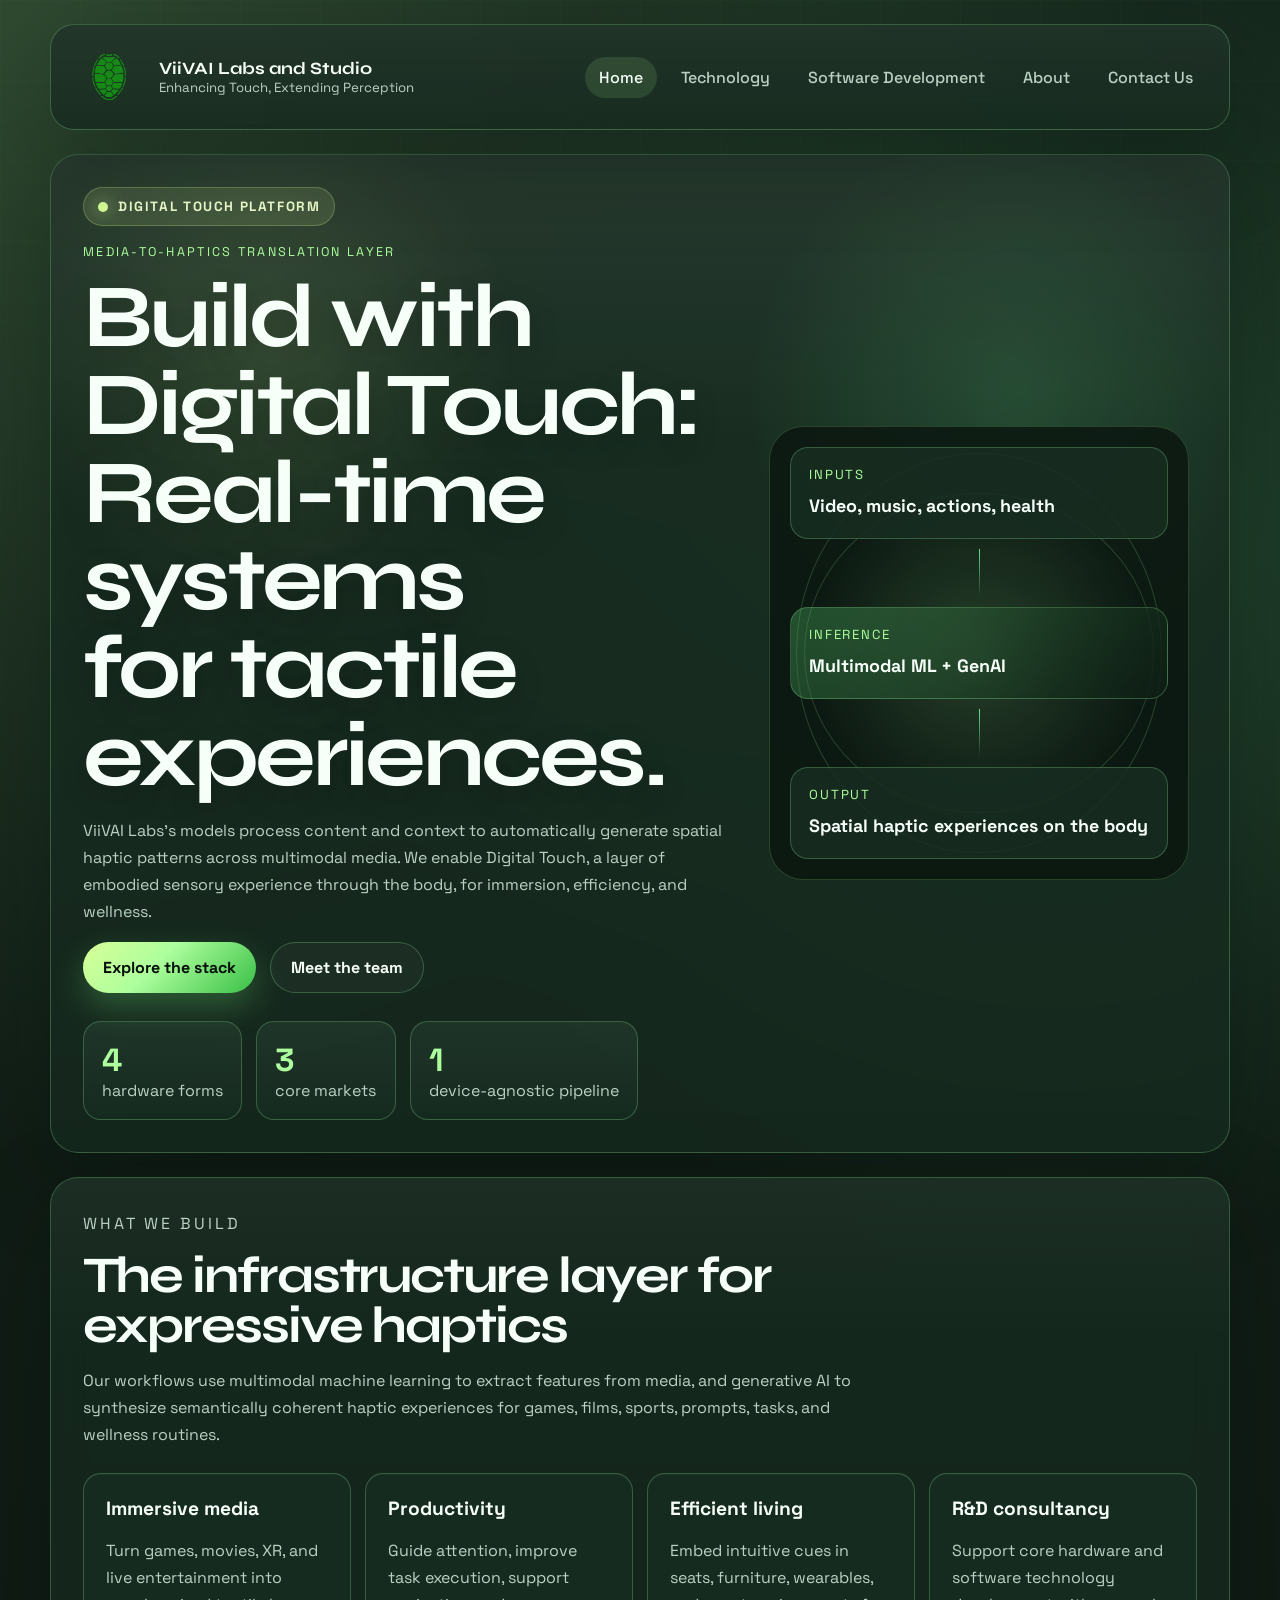
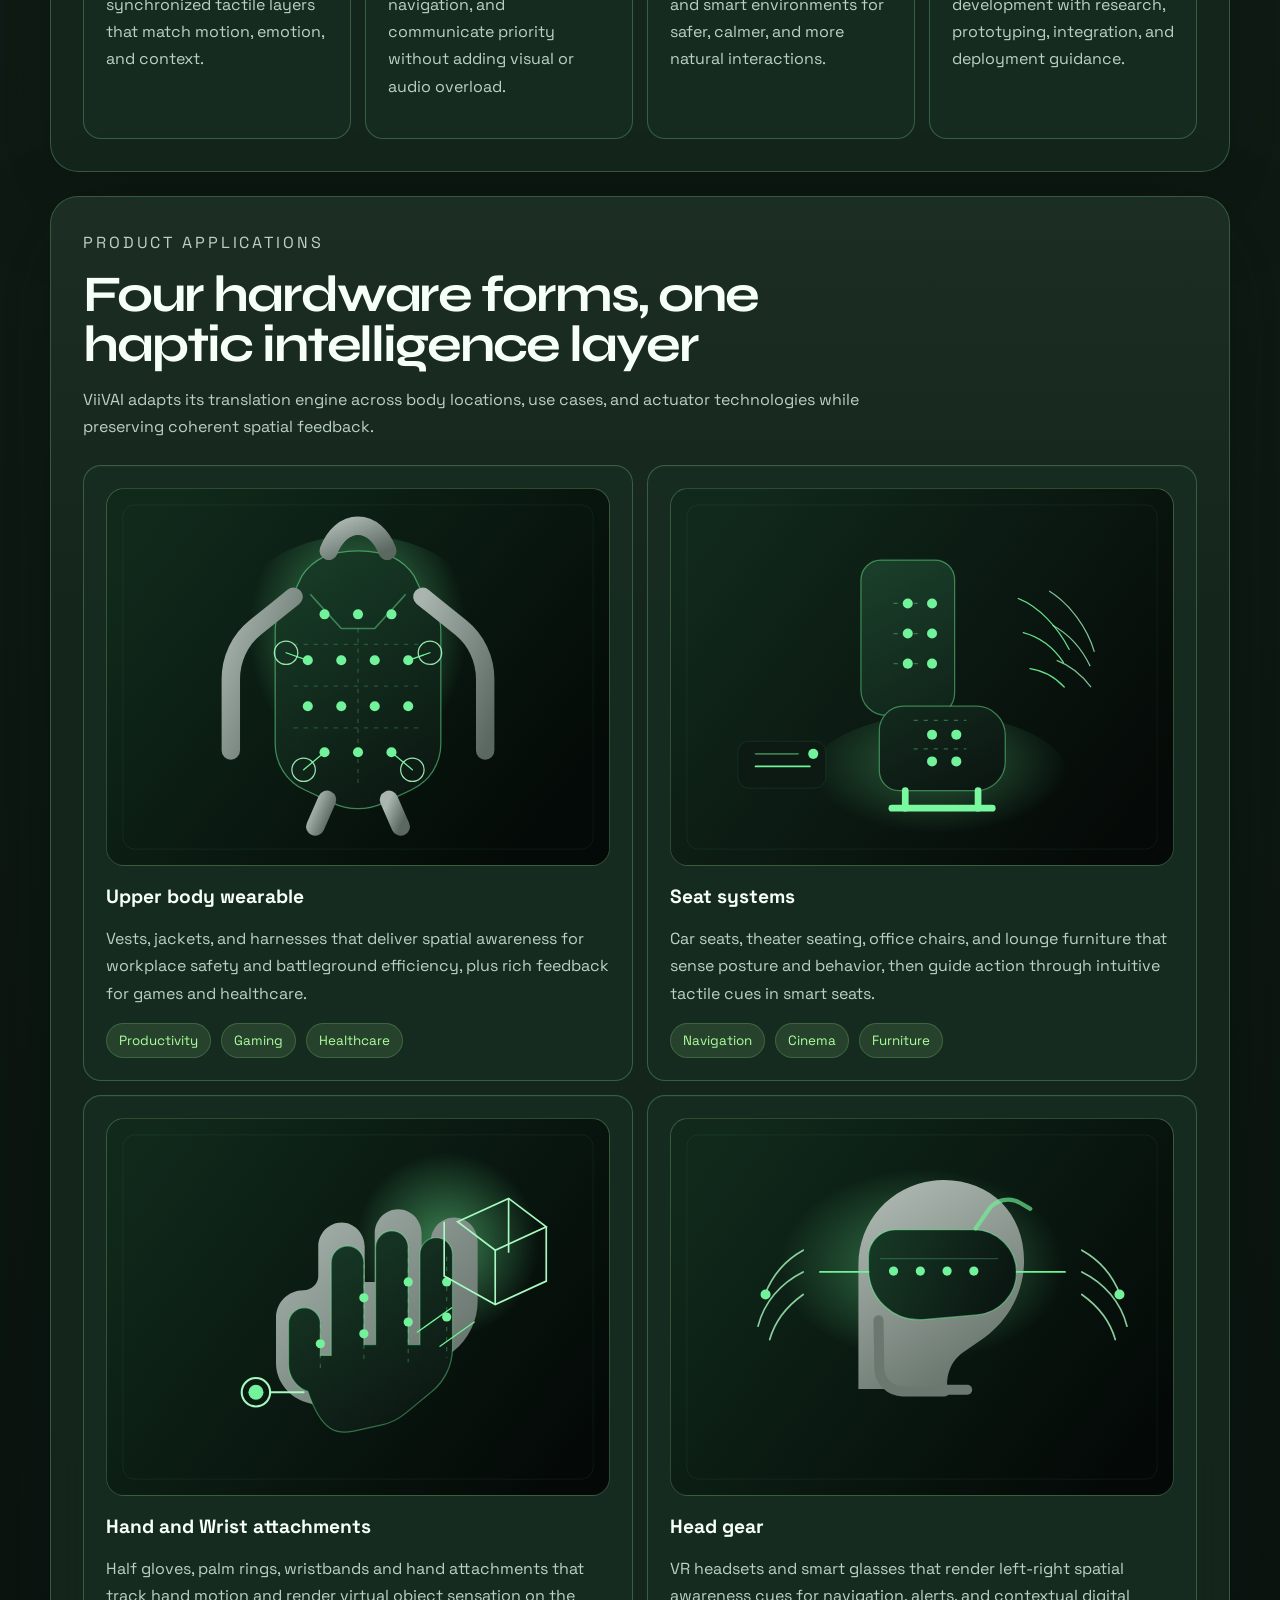
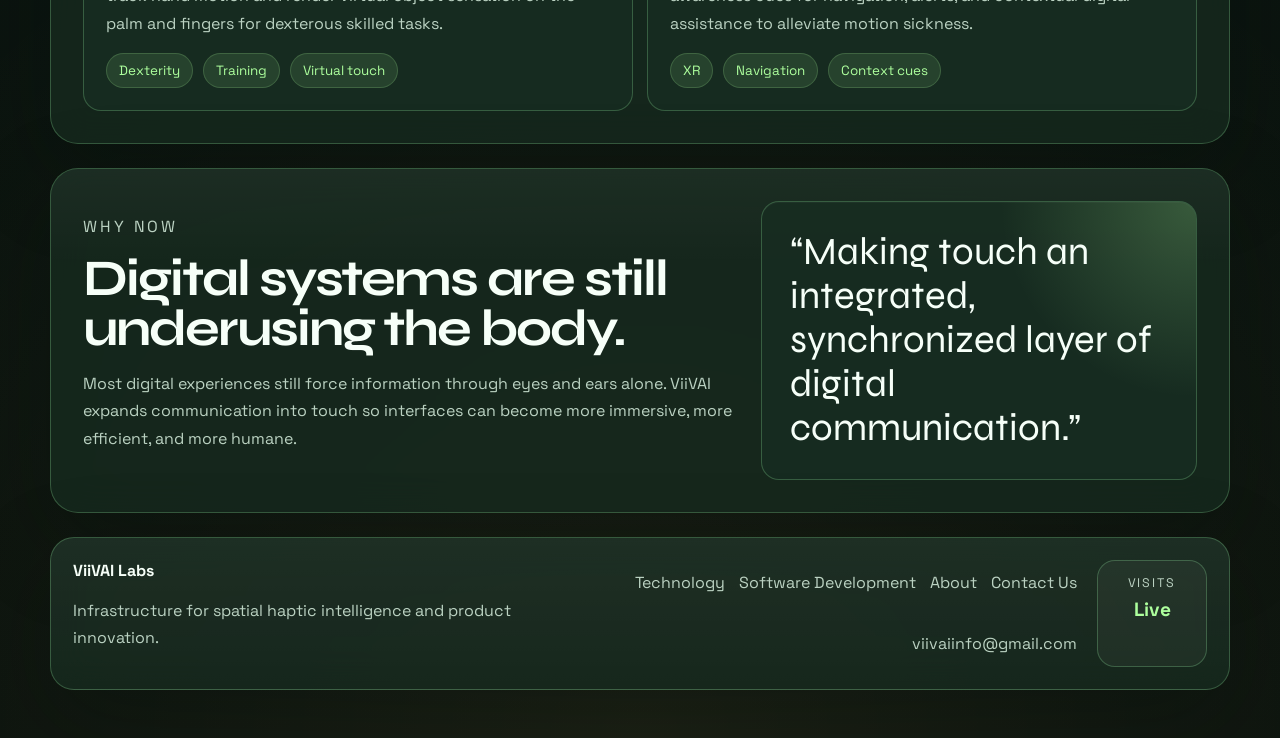
<file: index.html>
<!DOCTYPE html>
<html lang="en">
<head>
  <meta charset="UTF-8">
  <meta name="viewport" content="width=device-width, initial-scale=1.0">
  <title>ViiVAI Labs | Digital Touch Infrastructure</title>
  <meta name="description" content="ViiVAI Labs builds the media-to-haptics infrastructure layer that turns digital content into real-time spatial haptic experiences.">
  <link rel="preconnect" href="https://fonts.googleapis.com">
  <link rel="preconnect" href="https://fonts.gstatic.com" crossorigin>
  <link href="https://fonts.googleapis.com/css2?family=Space+Grotesk:wght@400;500;700&family=Syne:wght@500;700;800&display=swap" rel="stylesheet">
  <link rel="stylesheet" href="styles.css">
</head>
<body>
  <div class="page-shell">
    <header class="site-header">
      <a class="brand" href="index.html" aria-label="ViiVAI Labs home">
        <img src="logo.png" alt="ViiVAI Labs logo">
        <div>
          <span>ViiVAI Labs and Studio</span>
          <small>Enhancing Touch, Extending Perception</small>
        </div>
      </a>
      <button class="nav-toggle" type="button" aria-expanded="false" aria-label="Toggle navigation">Menu</button>
      <nav class="site-nav">
        <a href="index.html" class="active">Home</a>
        <a href="technology.html">Technology</a>
        <a href="software-development.html">Software Development</a>
        <a href="about.html">About</a>
        <a href="contact.html">Contact Us</a>
      </nav>
    </header>

    <main>
      <section class="hero panel">
        <div class="hero-copy">
          <div class="launch-pill">
            <span class="launch-dot"></span>
            Digital Touch Platform
          </div>
          <p class="eyebrow">Media-to-Haptics Translation Layer</p>
          <!-- <h1>Dolby for touch: Built for real-time digital experiences.</h1> -->
          <h1>Build with Digital Touch: Real-time systems for tactile experiences.</h1>
          
          <p class="hero-text">
            ViiVAI Labs's models process content and context to automatically generate spatial haptic patterns across multimodal media. We enable Digital Touch, a layer of embodied sensory experience through the body, for immersion, efficiency, and wellness.
          </p>
          <div class="hero-actions">
            <a class="button button-primary" href="technology.html">Explore the stack</a>
            <a class="button button-secondary" href="about.html">Meet the team</a>
          </div>
          <ul class="hero-metrics">
            <li><strong>4</strong><span>hardware forms</span></li>
            <li><strong>3</strong><span>core markets</span></li>
            <li><strong>1</strong><span>device-agnostic pipeline</span></li>
          </ul>
        </div>
        <div class="hero-visual" aria-hidden="true">
          <div class="signal-stage">
            <div class="signal-orbit orbit-one"></div>
            <div class="signal-orbit orbit-two"></div>
            <div class="signal-card">
              <span>Inputs</span>
              <strong>Video, music, actions, health</strong>
            </div>
            <div class="signal-line"></div>
            <div class="signal-card accent">
              <span>Inference</span>
              <strong>Multimodal ML + GenAI</strong>
            </div>
            <div class="signal-line"></div>
            <div class="signal-card">
              <span>Output</span>
              <strong>Spatial haptic experiences on the body</strong>
            </div>
          </div>
        </div>
      </section>

      <section class="panel">
        <div class="section-heading">
          <p class="eyebrow">What We Build</p>
          <h2>The infrastructure layer for expressive haptics</h2>
          <p>
            Our workflows use multimodal machine learning to extract features from media, and generative AI to synthesize semantically coherent haptic experiences for games, films, sports, prompts, tasks, and wellness routines.
          </p>
        </div>
        <div class="feature-grid">
          <article class="feature-card">
            <h3>Immersive media</h3>
            <p>Turn games, movies, XR, and live entertainment into synchronized tactile layers that match motion, emotion, and context.</p>
          </article>
          <article class="feature-card">
            <h3>Productivity</h3>
            <p>Guide attention, improve task execution, support navigation, and communicate priority without adding visual or audio overload.</p>
          </article>
          <article class="feature-card">
            <h3>Efficient living</h3>
            <p>Embed intuitive cues in seats, furniture, wearables, and smart environments for safer, calmer, and more natural interactions.</p>
          </article>
          <article class="feature-card">
            <h3>R&amp;D consultancy</h3>
            <p>Support core hardware and software technology development with research, prototyping, integration, and deployment guidance.</p>
          </article>
        </div>
      </section>

      <section class="panel">
        <div class="section-heading">
          <p class="eyebrow">Product Applications</p>
          <h2>Four hardware forms, one haptic intelligence layer</h2>
          <p>ViiVAI adapts its translation engine across body locations, use cases, and actuator technologies while preserving coherent spatial feedback.</p>
        </div>
        <div class="hardware-grid">
          <article class="hardware-card">
            <figure class="product-figure">
              <img class="product-image" src="assets/upper-body-wearable.svg" alt="Upper body wearable haptic vest concept">
            </figure>
            <h3>Upper body wearable</h3>
            <p>Vests, jackets, and harnesses that deliver spatial awareness for workplace safety and battleground efficiency, plus rich feedback for games and healthcare.</p>
            <div class="application-tags">
              <span>Productivity</span>
              <span>Gaming</span>
              <span>Healthcare</span>
            </div>
          </article>
          <article class="hardware-card">
            <figure class="product-figure">
              <img class="product-image" src="assets/seat-systems.svg" alt="Seat systems haptic product concept">
            </figure>
            <h3>Seat systems</h3>
            <p>Car seats, theater seating, office chairs, and lounge furniture that sense posture and behavior, then guide action through intuitive tactile cues in smart seats.</p>
            <div class="application-tags">
              <span>Navigation</span>
              <span>Cinema</span>
              <span>Furniture</span>
            </div>
          </article>
          <article class="hardware-card">
            <figure class="product-figure">
              <img class="product-image" src="assets/handheld-attachments.svg" alt="Handheld attachment haptic glove and ring concept">
            </figure>
            <h3>Hand and Wrist attachments</h3>
            <p>Half gloves, palm rings, wristbands and hand attachments that track hand motion and render virtual object sensation on the palm and fingers for dexterous skilled tasks.</p>
            <div class="application-tags">
              <span>Dexterity</span>
              <span>Training</span>
              <span>Virtual touch</span>
            </div>
          </article>
          <article class="hardware-card">
            <figure class="product-figure">
              <img class="product-image" src="assets/head-gear.svg" alt="Head gear haptic VR and smart glasses concept">
            </figure>
            <h3>Head gear</h3>
            <p>VR headsets and smart glasses that render left-right spatial awareness cues for navigation, alerts, and contextual digital assistance to alleviate motion sickness.</p>
            <div class="application-tags">
              <span>XR</span>
              <span>Navigation</span>
              <span>Context cues</span>
            </div>
          </article>
        </div>
      </section>

      <section class="panel split-panel">
        <div>
          <p class="eyebrow">Why Now</p>
          <h2>Digital systems are still underusing the body.</h2>
          <p>
            Most digital experiences still force information through eyes and ears alone. ViiVAI expands communication into touch so interfaces can become more immersive, more efficient, and more humane.
          </p>
        </div>
        <div class="quote-box">
          <p>
            “Making touch an integrated, synchronized layer of digital communication.”
          </p>
        </div>
      </section>
    </main>

    <footer class="site-footer">
      <div>
        <strong>ViiVAI Labs</strong>
        <p>Infrastructure for spatial haptic intelligence and product innovation.</p>
      </div>
      <div class="footer-links">
        <a href="technology.html">Technology</a>
        <a href="software-development.html">Software Development</a>
        <a href="about.html">About</a>
        <a href="contact.html">Contact Us</a>
        <a href="mailto:viivaiinfo@gmail.com">viivaiinfo@gmail.com</a>
      </div>
      <div class="visitor-badge" aria-live="polite">
        <span class="visitor-label">Visits</span>
        <strong data-visitor-count>Loading...</strong>
      </div>
    </footer>
  </div>

  <script src="script.js"></script>
</body>
</html>
</file>
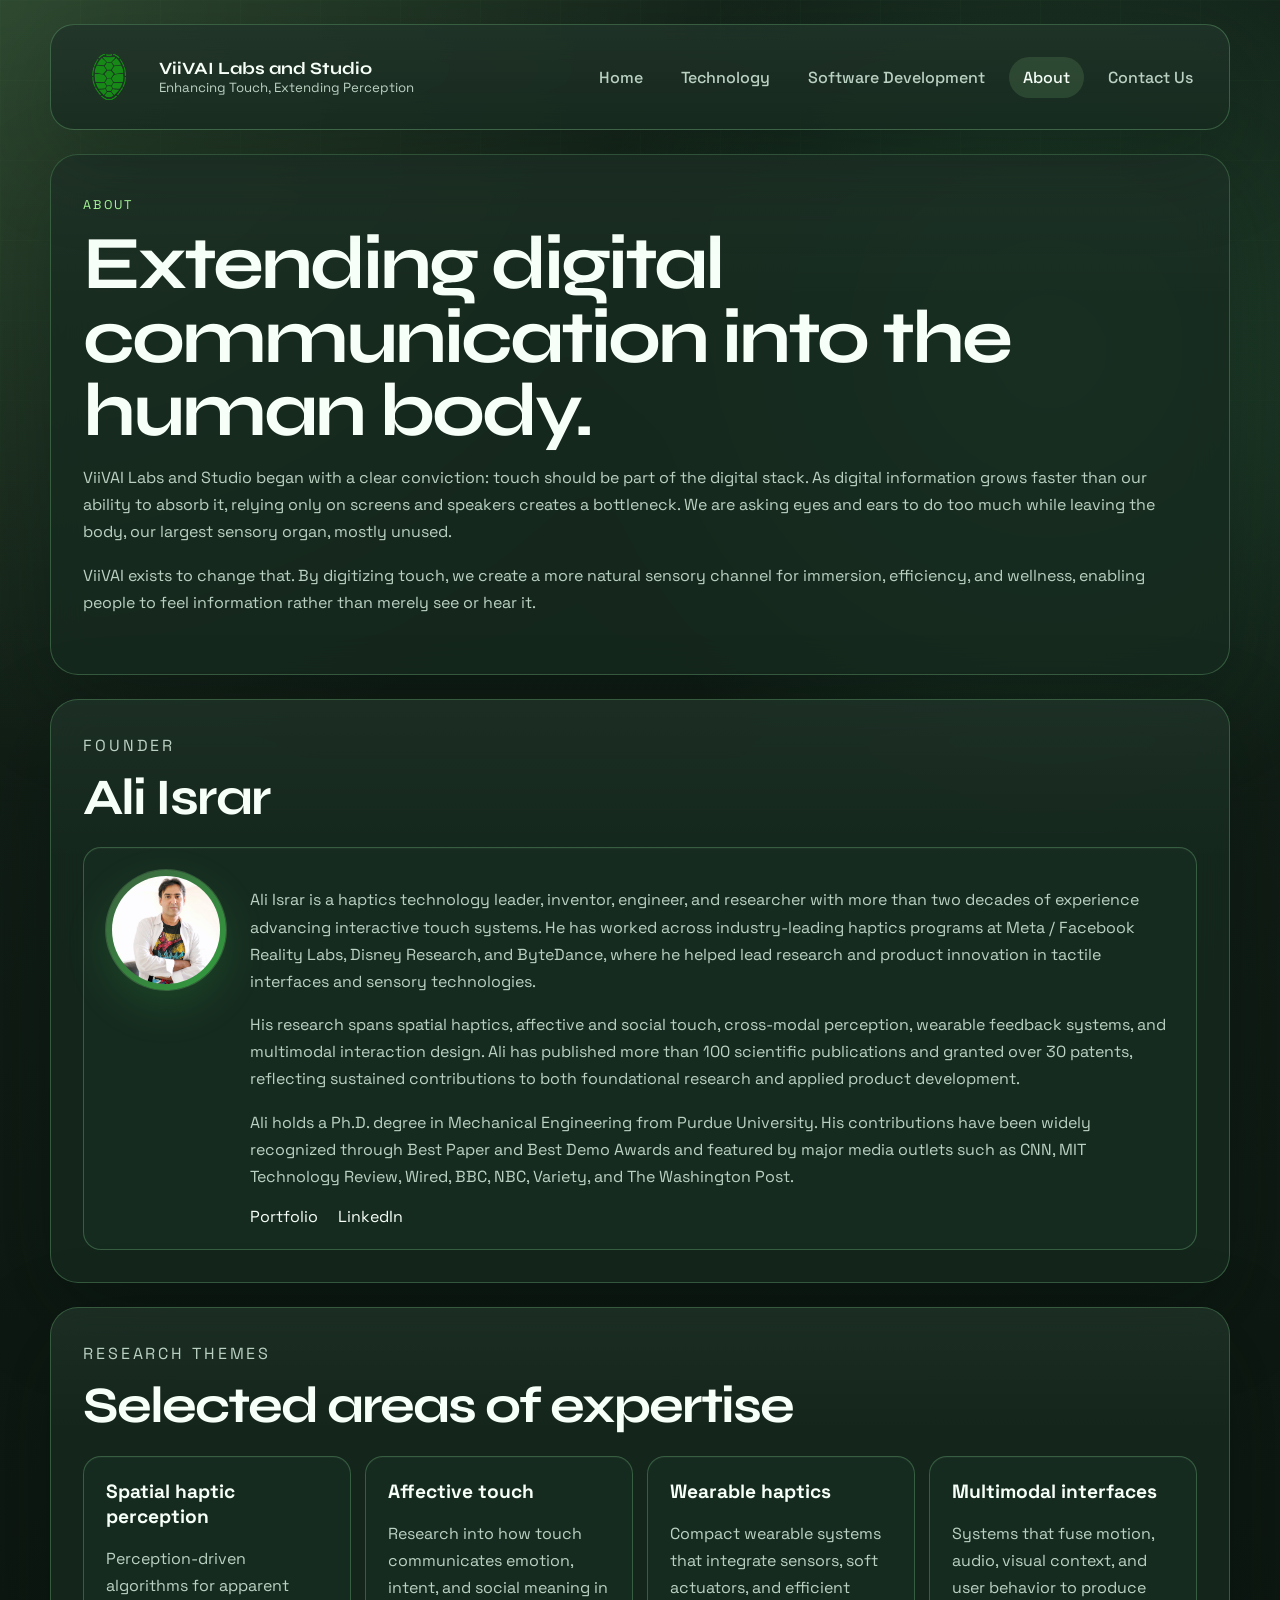
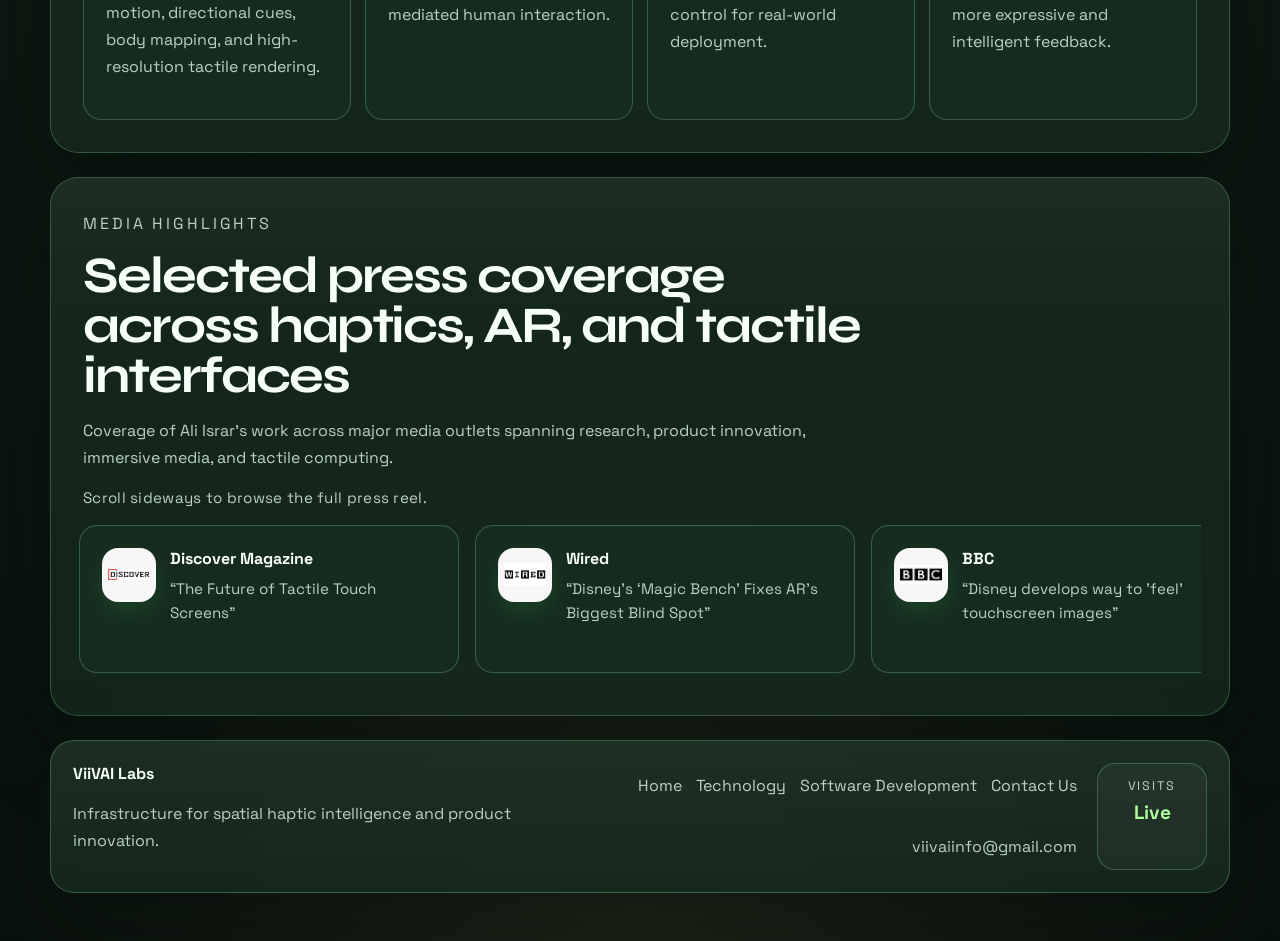
<file: about.html>
<!DOCTYPE html>
<html lang="en">
<head>
  <meta charset="UTF-8">
  <meta name="viewport" content="width=device-width, initial-scale=1.0">
  <title>About | ViiVAI Labs</title>
  <meta name="description" content="The story and team behind ViiVAI Labs.">
  <link rel="preconnect" href="https://fonts.googleapis.com">
  <link rel="preconnect" href="https://fonts.gstatic.com" crossorigin>
  <link href="https://fonts.googleapis.com/css2?family=Space+Grotesk:wght@400;500;700&family=Syne:wght@500;700;800&display=swap" rel="stylesheet">
  <link rel="stylesheet" href="styles.css">
</head>
<body>
  <div class="page-shell">
    <header class="site-header">
      <a class="brand" href="index.html" aria-label="ViiVAI Labs home">
        <img src="logo.png" alt="ViiVAI Labs logo">
        <div>
          <span>ViiVAI Labs and Studio</span>
          <small>Enhancing Touch, Extending Perception</small>
        </div>
      </a>
      <button class="nav-toggle" type="button" aria-expanded="false" aria-label="Toggle navigation">Menu</button>
      <nav class="site-nav">
        <a href="index.html">Home</a>
        <a href="technology.html">Technology</a>
        <a href="software-development.html">Software Development</a>
        <a href="about.html" class="active">About</a>
        <a href="contact.html">Contact Us</a>
      </nav>
    </header>

    <main>
      <section class="page-hero panel">
        <p class="eyebrow">About</p>
        <h1>Extending digital communication into the human body.</h1>
        <p class="page-intro">
          ViiVAI Labs and Studio began with a clear conviction: touch should be part of the digital stack. As digital information grows faster than our ability to absorb it, relying only on screens and speakers creates a bottleneck. We are asking eyes and ears to do too much while leaving the body, our largest sensory organ, mostly unused.
        </p>
        <p class="page-intro">
          ViiVAI exists to change that. By digitizing touch, we create a more natural sensory channel for immersion, efficiency, and wellness, enabling people to feel information rather than merely see or hear it.
        </p>
      </section>

      <section class="panel">
        <div class="section-heading">
          <p class="eyebrow">Founder</p>
          <h2>Ali Israr</h2>
        </div>
        <article class="founder-card">
          <div class="founder-badge">
            <img src="assets/israr.jpg" alt="Portrait of Ali Israr">
          </div>
          <div>
            <p>
              Ali Israr is a haptics technology leader, inventor, engineer, and researcher with more than two decades of experience advancing interactive touch systems. He has worked across industry-leading haptics programs at Meta / Facebook Reality Labs, Disney Research, and ByteDance, where he helped lead research and product innovation in tactile interfaces and sensory technologies.
            </p>
            <p>
              His research spans spatial haptics, affective and social touch, cross-modal perception, wearable feedback systems, and multimodal interaction design. Ali has published more than 100 scientific publications and granted over 30 patents, reflecting sustained contributions to both foundational research and applied product development.
            </p>
            <p>
              Ali holds a Ph.D. degree in Mechanical Engineering from Purdue University. His contributions have been widely recognized through Best Paper and Best Demo Awards and featured by major media outlets such as CNN, MIT Technology Review, Wired, BBC, NBC, Variety, and The Washington Post.
            </p>
            <div class="profile-links">
              <a class="profile-link" href="https://ali-israr.github.io/" target="_blank" rel="noopener noreferrer">Portfolio</a>
              <a class="profile-link" href="https://www.linkedin.com/in/aliisrar/" target="_blank" rel="noopener noreferrer">LinkedIn</a>
            </div>
          </div>
        </article>
      </section>

      <section class="panel">
        <div class="section-heading">
          <p class="eyebrow">Research Themes</p>
          <h2>Selected areas of expertise</h2>
        </div>
        <div class="feature-grid">
          <article class="feature-card">
            <h3>Spatial haptic perception</h3>
            <p>Perception-driven algorithms for apparent motion, directional cues, body mapping, and high-resolution tactile rendering.</p>
          </article>
          <article class="feature-card">
            <h3>Affective touch</h3>
            <p>Research into how touch communicates emotion, intent, and social meaning in mediated human interaction.</p>
          </article>
          <article class="feature-card">
            <h3>Wearable haptics</h3>
            <p>Compact wearable systems that integrate sensors, soft actuators, and efficient control for real-world deployment.</p>
          </article>
          <article class="feature-card">
            <h3>Multimodal interfaces</h3>
            <p>Systems that fuse motion, audio, visual context, and user behavior to produce more expressive and intelligent feedback.</p>
          </article>
        </div>
      </section>

      <section class="panel">
        <div class="section-heading">
          <p class="eyebrow">Media Highlights</p>
          <h2>Selected press coverage across haptics, AR, and tactile interfaces</h2>
          <p>Coverage of Ali Israr's work across major media outlets spanning research, product innovation, immersive media, and tactile computing.</p>
        </div>
        <p class="carousel-hint">Scroll sideways to browse the full press reel.</p>
        <div class="media-grid">
          <a class="media-card" href="https://www.discovermagazine.com/technology/the-future-of-tactile-touch-screens" target="_blank" rel="noopener noreferrer">
            <span class="media-icon"><img src="assets/discover-magazine-logo.png" alt="Discover Magazine logo"></span>
            <div class="media-copy">
              <strong>Discover Magazine</strong>
              <p>“The Future of Tactile Touch Screens”</p>
            </div>
          </a>
          <a class="media-card" href="https://www.wired.com/story/disneys-magic-bench-fixes-ars-biggest-blind-spot/" target="_blank" rel="noopener noreferrer">
            <span class="media-icon"><img src="assets/wired-logo.png" alt="Wired logo"></span>
            <div class="media-copy">
              <strong>Wired</strong>
              <p>“Disney’s ‘Magic Bench’ Fixes AR’s Biggest Blind Spot”</p>
            </div>
          </a>
          <a class="media-card" href="http://www.bbc.com/news/technology-24443271" target="_blank" rel="noopener noreferrer">
            <span class="media-icon"><img src="assets/BBC-logo.jpg" alt="BBC logo"></span>
            <div class="media-copy">
              <strong>BBC</strong>
              <p>“Disney develops way to 'feel' touchscreen images”</p>
            </div>
          </a>

          <a class="media-card" href="https://www.technologyreview.com/2018/04/17/104475/getting-e-mail-on-your-skin-is-actually-a-thing-now-thanks-to-facebook/" target="_blank" rel="noopener noreferrer">
            <span class="media-icon"><img src="assets/mit-tech-review-logo.png" alt="MIT Technology Review logo"></span>
            <div class="media-copy">
              <strong>MIT Technology Review</strong>
              <p>“Getting e-mail on your skin is actually a thing now, thanks to Facebook”</p>
            </div>
          </a>
          <a class="media-card" href="https://variety.com/2017/digital/news/disney-magic-bench-mixed-reality-research-project-1202507143/" target="_blank" rel="noopener noreferrer">
            <span class="media-icon"><img src="assets/Variety-Logo.jpg" alt="Variety logo"></span>
            <div class="media-copy">
              <strong>Variety</strong>
              <p>“Disney Researchers Create Mixed-Reality ‘Magic Bench’ for Shared Experiences”</p>
            </div>
          </a>
          
          <a class="media-card" href="https://www.nbcnews.com/id/wbna50287715" target="_blank" rel="noopener noreferrer">
            <span class="media-icon"><img src="assets/NBC_logo.png" alt="NBC logo"></span>
            <div class="media-copy">
              <strong>NBC</strong>
              <p>“Vybe Gaming Pad Moves You”</p>
            </div>
          </a>
          <a class="media-card" href="https://www.engadget.com/2012-12-17-vybe-gaming-chair-disney-research-surround-haptics.html" target="_blank" rel="noopener noreferrer">
            <span class="media-icon"><img src="assets/Engadget_Logo.png" alt="Engadget logo"></span>
            <div class="media-copy">
              <strong>Engadget</strong>
              <p>“Vybe gaming pad packs Disney Research's Surround Haptics into a $99 accessory”</p>
            </div>
          </a>
          <a class="media-card" href="https://phys.org/news/2014-11-software-plug-in-enables-users-haptic.html" target="_blank" rel="noopener noreferrer">
            <span class="media-icon"><img src="assets/physorg-logo.png" alt="Phys.org logo"></span>
            <div class="media-copy">
              <strong>Phys.org</strong>
              <p>“New software plug-in enables users to add haptic effects to games, media”</p>
            </div>
          </a>
          <a class="media-card" href="https://www.vfxvoice.com/avatar-flight-of-passage-a-cinematic-multi-sensory-3d-experience-that-soars/" target="_blank" rel="noopener noreferrer">
            <span class="media-icon"><img src="assets/vfxv-logo.png" alt="VFX Voice logo"></span>
            <div class="media-copy">
              <strong>VFX Voice</strong>
              <p>“Avatar: Flight of Passage: A cinematic, multi-sensory 3D experience that soars”</p>
            </div>
          </a>
          
          
          <a class="media-card" href="https://www.washingtonpost.com/news/the-switch/wp/2013/10/08/disney-invents-touchscreen-that-lets-you-feel-textures/" target="_blank" rel="noopener noreferrer">
            <span class="media-icon"><img src="assets/washington-post-logo.png" alt="The Washington Post logo"></span>
            <div class="media-copy">
              <strong>Washington Post</strong>
              <p>“Disney invents touchscreen that lets you feel textures”</p>
            </div>
          </a>
          <a class="media-card" href="http://mashable.com/2013/10/09/disney-research-3d-touchscreens/" target="_blank" rel="noopener noreferrer">
            <span class="media-icon"><img src="assets/Mashable_Logo.png" alt="Mashable logo"></span>
            <div class="media-copy">
              <strong>Mashable</strong>
              <p>“Disney Research Develops Tactile 3D Touchscreen”</p>
            </div>
          </a>
          <a class="media-card" href="https://www.wired.com/2013/07/disneys-tiny-amazing-air-cannons-will-let-you-feel-the-digital-world/" target="_blank" rel="noopener noreferrer">
            <span class="media-icon"><img src="assets/wired-logo.png" alt="Wired logo"></span>
            <div class="media-copy">
              <strong>Wired</strong>
              <p>“Disney’s Amazing Air Cannons Let You Touch the Digital World”</p>
            </div>
          </a>
          <a class="media-card" href="http://mashable.com/2013/07/19/aireal/#JApBz_67PkqB" target="_blank" rel="noopener noreferrer">
            <span class="media-icon"><img src="assets/Mashable_Logo.png" alt="Mashable logo"></span>
            <div class="media-copy">
              <strong>Mashable</strong>
              <p>“Device Puffs Virtual Objects Into Reality”</p>
            </div>
          </a>
          <a class="media-card" href="https://www.newscientist.com/article/mg21028137.900-illusions-to-send-shivers-down-a-gamers-spine/" target="_blank" rel="noopener noreferrer">
            <span class="media-icon"><img src="assets/new-scientist-logo.png" alt="New Scientist logo"></span>
            <div class="media-copy">
              <strong>New Scientist</strong>
              <p>“Illusions to send shivers down a gamer’s spine”</p>
            </div>
          </a>
          <a class="media-card" href="https://www.fastcompany.com/1772583/disney-reinvents-vibrator-sensational-movies-and-gaming" target="_blank" rel="noopener noreferrer">
            <span class="media-icon"><img src="assets/Fast-Company-Logo.jpg" alt="Fast Company logo"></span>
            <div class="media-copy">
              <strong>Fast Company</strong>
              <p>“Disney Reinvents The Vibrator ... For Sensational Movies And Gaming”</p>
            </div>
          </a>
          <a class="media-card" href="http://kotaku.com/5829027/one-day-games-will-caress-smack-you" target="_blank" rel="noopener noreferrer">
            <span class="media-icon"><img src="assets/kotaku-logo.jpg" alt="Kotaku logo"></span>
            <div class="media-copy">
              <strong>Kotaku</strong>
              <p>“One Day Games Will Caress, Smack You”</p>
            </div>
          </a>
          <a class="media-card" href="https://www.technologyreview.com/s/421191/a-touch-screen-with-texture/" target="_blank" rel="noopener noreferrer">
            <span class="media-icon"><img src="assets/mit-tech-review-logo.png" alt="MIT Technology Review logo"></span>
            <div class="media-copy">
              <strong>MIT Technology Review</strong>
              <p>“A Touch Screen with Texture”</p>
            </div>
          </a>
          <a class="media-card" href="http://www.cnn.com/2010/TECH/innovation/10/08/tesla.touch.disney/index.html" target="_blank" rel="noopener noreferrer">
            <span class="media-icon"><img src="assets/CNN-logo.svg" alt="CNN logo"></span>
            <div class="media-copy">
              <strong>CNN</strong>
              <p>“When glass touch screens feel like sandpaper”</p>
            </div>
          </a>
          <a class="media-card" href="http://www.nbcnews.com/id/40845743/ns/technology_and_science-tech_and_gadgets/#.WCwZmaIrJE4" target="_blank" rel="noopener noreferrer">
            <span class="media-icon"><img src="assets/msnbc-logo.png" alt="MSNBC logo"></span>
            <div class="media-copy">
              <strong>MSNBC</strong>
              <p>“Feel the future: Touch screens that touch back”</p>
            </div>
          </a>
        </div>
      </section>
    </main>

    <footer class="site-footer">
      <div>
        <strong>ViiVAI Labs</strong>
        <p>Infrastructure for spatial haptic intelligence and product innovation.</p>
      </div>
      <div class="footer-links">
        <a href="index.html">Home</a>
        <a href="technology.html">Technology</a>
        <a href="software-development.html">Software Development</a>
        <a href="contact.html">Contact Us</a>
        <a href="mailto:viivaiinfo@gmail.com">viivaiinfo@gmail.com</a>
      </div>
      <div class="visitor-badge" aria-live="polite">
        <span class="visitor-label">Visits</span>
        <strong data-visitor-count>Loading...</strong>
      </div>
    </footer>
  </div>

  <script src="script.js"></script>
</body>
</html>
</file>
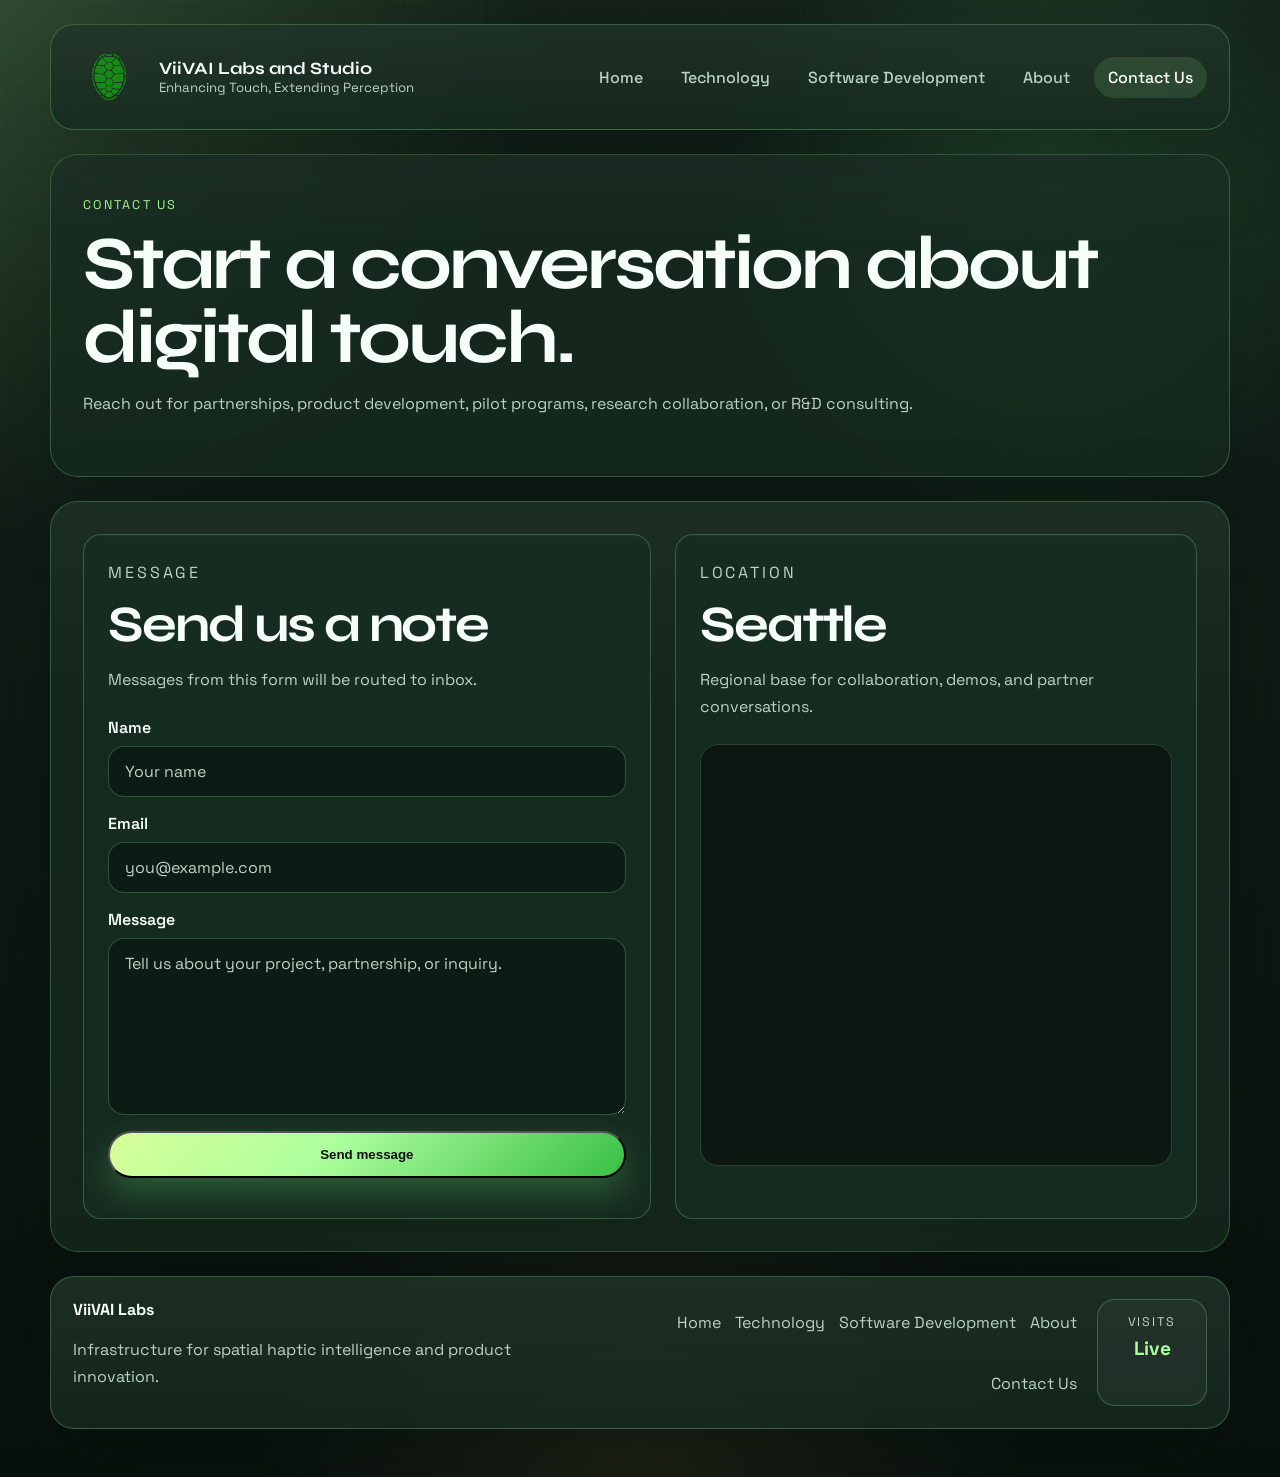
<file: contact.html>
<!DOCTYPE html>
<html lang="en">
<head>
  <meta charset="UTF-8">
  <meta name="viewport" content="width=device-width, initial-scale=1.0">
  <title>Contact Us | ViiVAI Labs</title>
  <meta name="description" content="Contact ViiVAI Labs for partnerships, product inquiries, and R&D collaboration.">
  <link rel="preconnect" href="https://fonts.googleapis.com">
  <link rel="preconnect" href="https://fonts.gstatic.com" crossorigin>
  <link href="https://fonts.googleapis.com/css2?family=Space+Grotesk:wght@400;500;700&family=Syne:wght@500;700;800&display=swap" rel="stylesheet">
  <link rel="stylesheet" href="styles.css">
</head>
<body>
  <div class="page-shell">
    <header class="site-header">
      <a class="brand" href="index.html" aria-label="ViiVAI Labs home">
        <img src="logo.png" alt="ViiVAI Labs logo">
        <div>
          <span>ViiVAI Labs and Studio</span>
          <small>Enhancing Touch, Extending Perception</small>
        </div>
      </a>
      <button class="nav-toggle" type="button" aria-expanded="false" aria-label="Toggle navigation">Menu</button>
      <nav class="site-nav">
        <a href="index.html">Home</a>
        <a href="technology.html">Technology</a>
        <a href="software-development.html">Software Development</a>
        <a href="about.html">About</a>
        <a href="contact.html" class="active">Contact Us</a>
      </nav>
    </header>

    <main>
      <section class="page-hero panel">
        <p class="eyebrow">Contact Us</p>
        <h1>Start a conversation about digital touch.</h1>
        <p class="page-intro">
          Reach out for partnerships, product development, pilot programs, research collaboration, or R&amp;D consulting.
        </p>
      </section>

      <section class="panel contact-layout">
        <div class="contact-panel">
          <div class="section-heading">
            <p class="eyebrow">Message</p>
            <h2>Send us a note</h2>
            <p>Messages from this form will be routed to inbox.</p>
          </div>
          <div class="contact-success" data-contact-success hidden>
            Your message was sent. We will get back to you soon.
          </div>
          <form class="contact-form" action="https://formsubmit.co/mail2aliisrar@gmail.com" method="POST">
            <input type="hidden" name="_subject" value="New ViiVAI Labs contact form submission">
            <input type="hidden" name="_next" value="contact.html?submitted=1">
            <input type="hidden" name="_template" value="table">
            <input type="text" name="_honey" class="hidden-field" tabindex="-1" autocomplete="off">

            <label>
              <span>Name</span>
              <input type="text" name="name" placeholder="Your name" required>
            </label>

            <label>
              <span>Email</span>
              <input type="email" name="email" placeholder="you@example.com" required>
            </label>

            <label>
              <span>Message</span>
              <textarea name="message" rows="7" placeholder="Tell us about your project, partnership, or inquiry." required></textarea>
            </label>

            <button class="button button-primary" type="submit">Send message</button>
          </form>
          <p class="contact-note">
            
          </p>
        </div>

        <aside class="contact-panel">
          <div class="section-heading">
            <p class="eyebrow">Location</p>
            <h2>Seattle</h2>
            <p>Regional base for collaboration, demos, and partner conversations.</p>
          </div>
          <div class="map-frame">
            <iframe
              title="Seattle map"
              src="https://www.google.com/maps?q=Seattle,+WA&z=11&output=embed"
              loading="lazy"
              referrerpolicy="no-referrer-when-downgrade"
              allowfullscreen>
            </iframe>
          </div>
        </aside>
      </section>
    </main>

    <footer class="site-footer">
      <div>
        <strong>ViiVAI Labs</strong>
        <p>Infrastructure for spatial haptic intelligence and product innovation.</p>
      </div>
      <div class="footer-links">
        <a href="index.html">Home</a>
        <a href="technology.html">Technology</a>
        <a href="software-development.html">Software Development</a>
        <a href="about.html">About</a>
        <a href="contact.html">Contact Us</a>
      </div>
      <div class="visitor-badge" aria-live="polite">
        <span class="visitor-label">Visits</span>
        <strong data-visitor-count>Loading...</strong>
      </div>
    </footer>
  </div>

  <script src="script.js"></script>
</body>
</html>
</file>
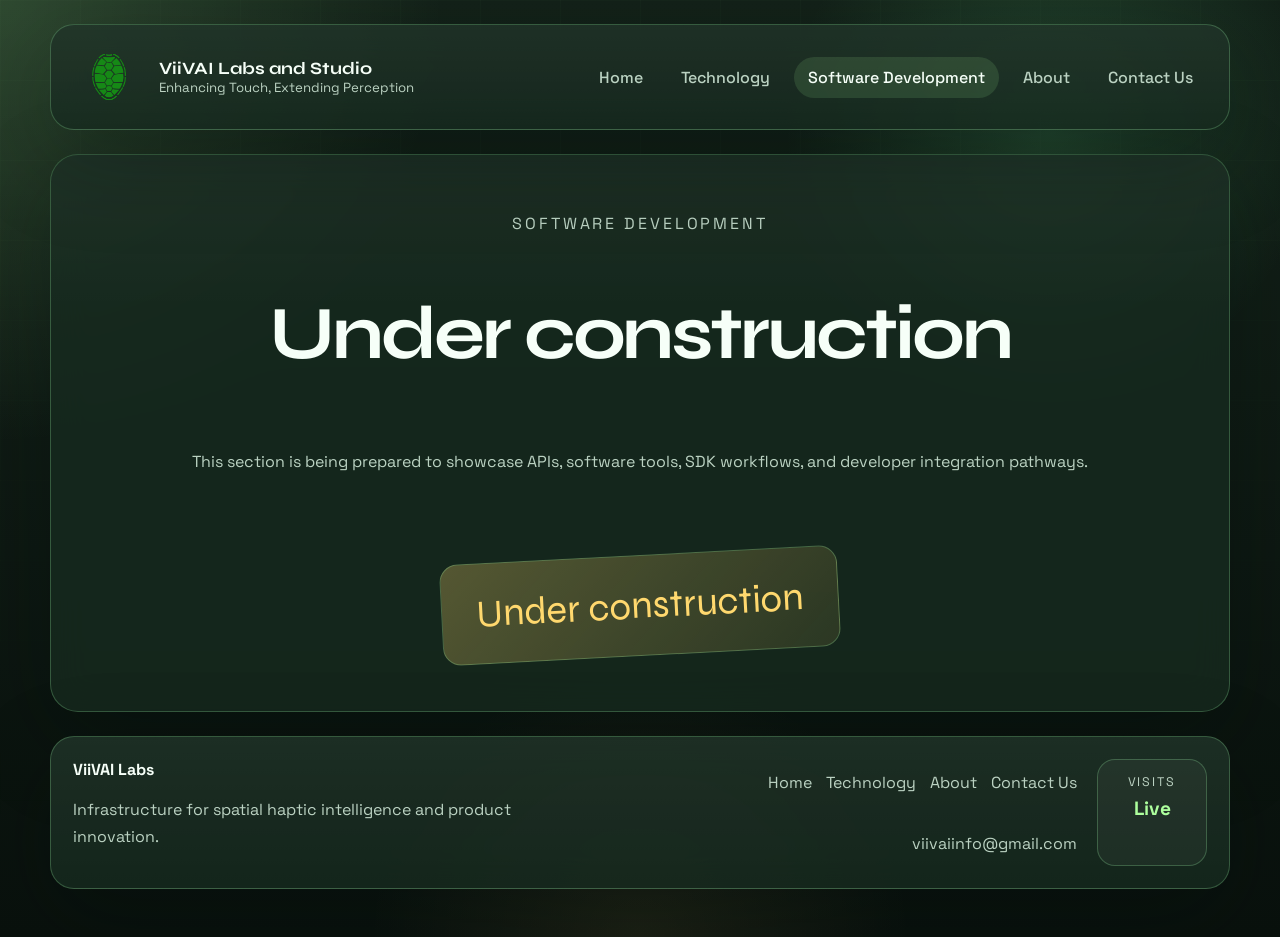
<file: software-development.html>
<!DOCTYPE html>
<html lang="en">
<head>
  <meta charset="UTF-8">
  <meta name="viewport" content="width=device-width, initial-scale=1.0">
  <title>Software Development | ViiVAI Labs</title>
  <meta name="description" content="Software development updates from ViiVAI Labs.">
  <link rel="preconnect" href="https://fonts.googleapis.com">
  <link rel="preconnect" href="https://fonts.gstatic.com" crossorigin>
  <link href="https://fonts.googleapis.com/css2?family=Space+Grotesk:wght@400;500;700&family=Syne:wght@500;700;800&display=swap" rel="stylesheet">
  <link rel="stylesheet" href="styles.css">
</head>
<body>
  <div class="page-shell">
    <header class="site-header">
      <a class="brand" href="index.html" aria-label="ViiVAI Labs home">
        <img src="logo.png" alt="ViiVAI Labs logo">
        <div>
          <span>ViiVAI Labs and Studio</span>
          <small>Enhancing Touch, Extending Perception</small>
        </div>
      </a>
      <button class="nav-toggle" type="button" aria-expanded="false" aria-label="Toggle navigation">Menu</button>
      <nav class="site-nav">
        <a href="index.html">Home</a>
        <a href="technology.html">Technology</a>
        <a href="software-development.html" class="active">Software Development</a>
        <a href="about.html">About</a>
        <a href="contact.html">Contact Us</a>
      </nav>
    </header>

    <main>
      <section class="construction panel">
        <p class="eyebrow">Software Development</p>
        <h1>Under construction</h1>
        <p>This section is being prepared to showcase APIs, software tools, SDK workflows, and developer integration pathways.</p>
        <div class="construction-sign" aria-hidden="true">
          <span>Under construction</span>
        </div>
      </section>
    </main>

    <footer class="site-footer">
      <div>
        <strong>ViiVAI Labs</strong>
        <p>Infrastructure for spatial haptic intelligence and product innovation.</p>
      </div>
      <div class="footer-links">
        <a href="index.html">Home</a>
        <a href="technology.html">Technology</a>
        <a href="about.html">About</a>
        <a href="contact.html">Contact Us</a>
        <a href="mailto:viivaiinfo@gmail.com">viivaiinfo@gmail.com</a>
      </div>
      <div class="visitor-badge" aria-live="polite">
        <span class="visitor-label">Visits</span>
        <strong data-visitor-count>Loading...</strong>
      </div>
    </footer>
  </div>

  <script src="script.js"></script>
</body>
</html>
</file>
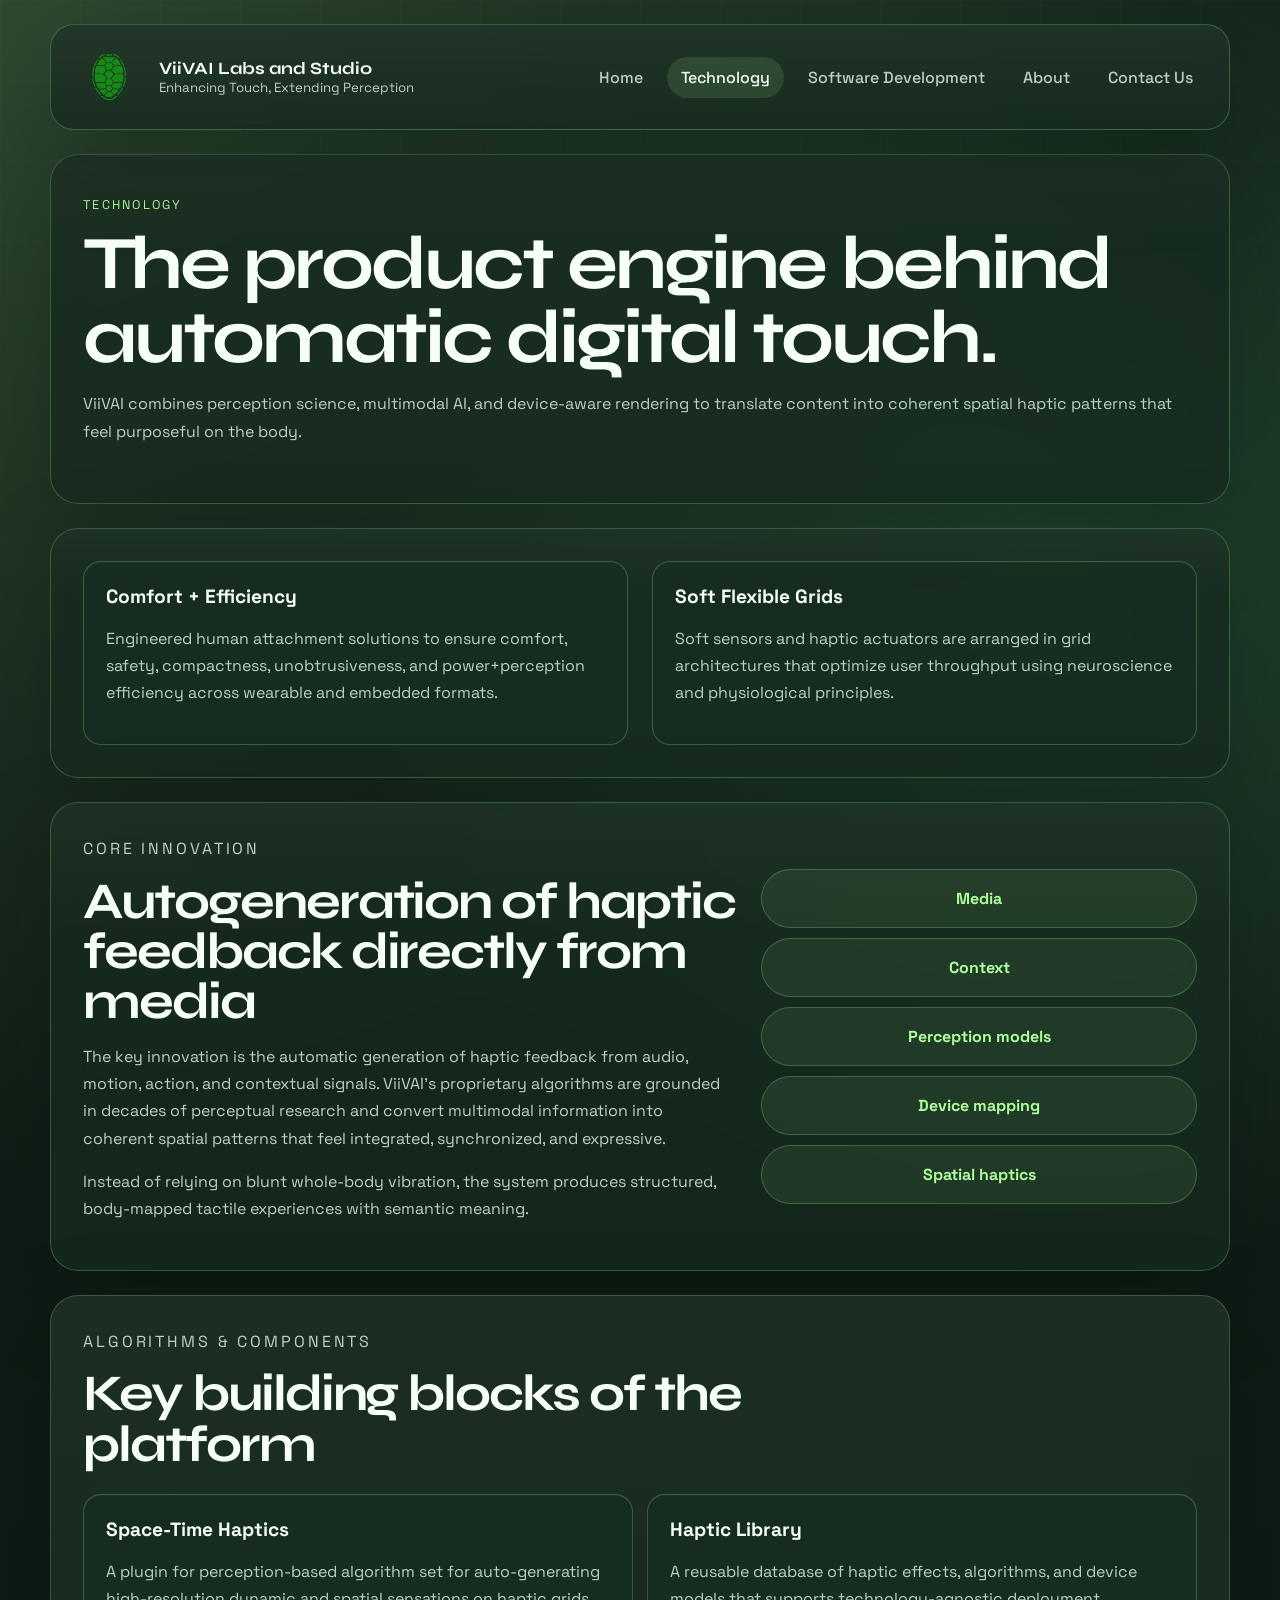
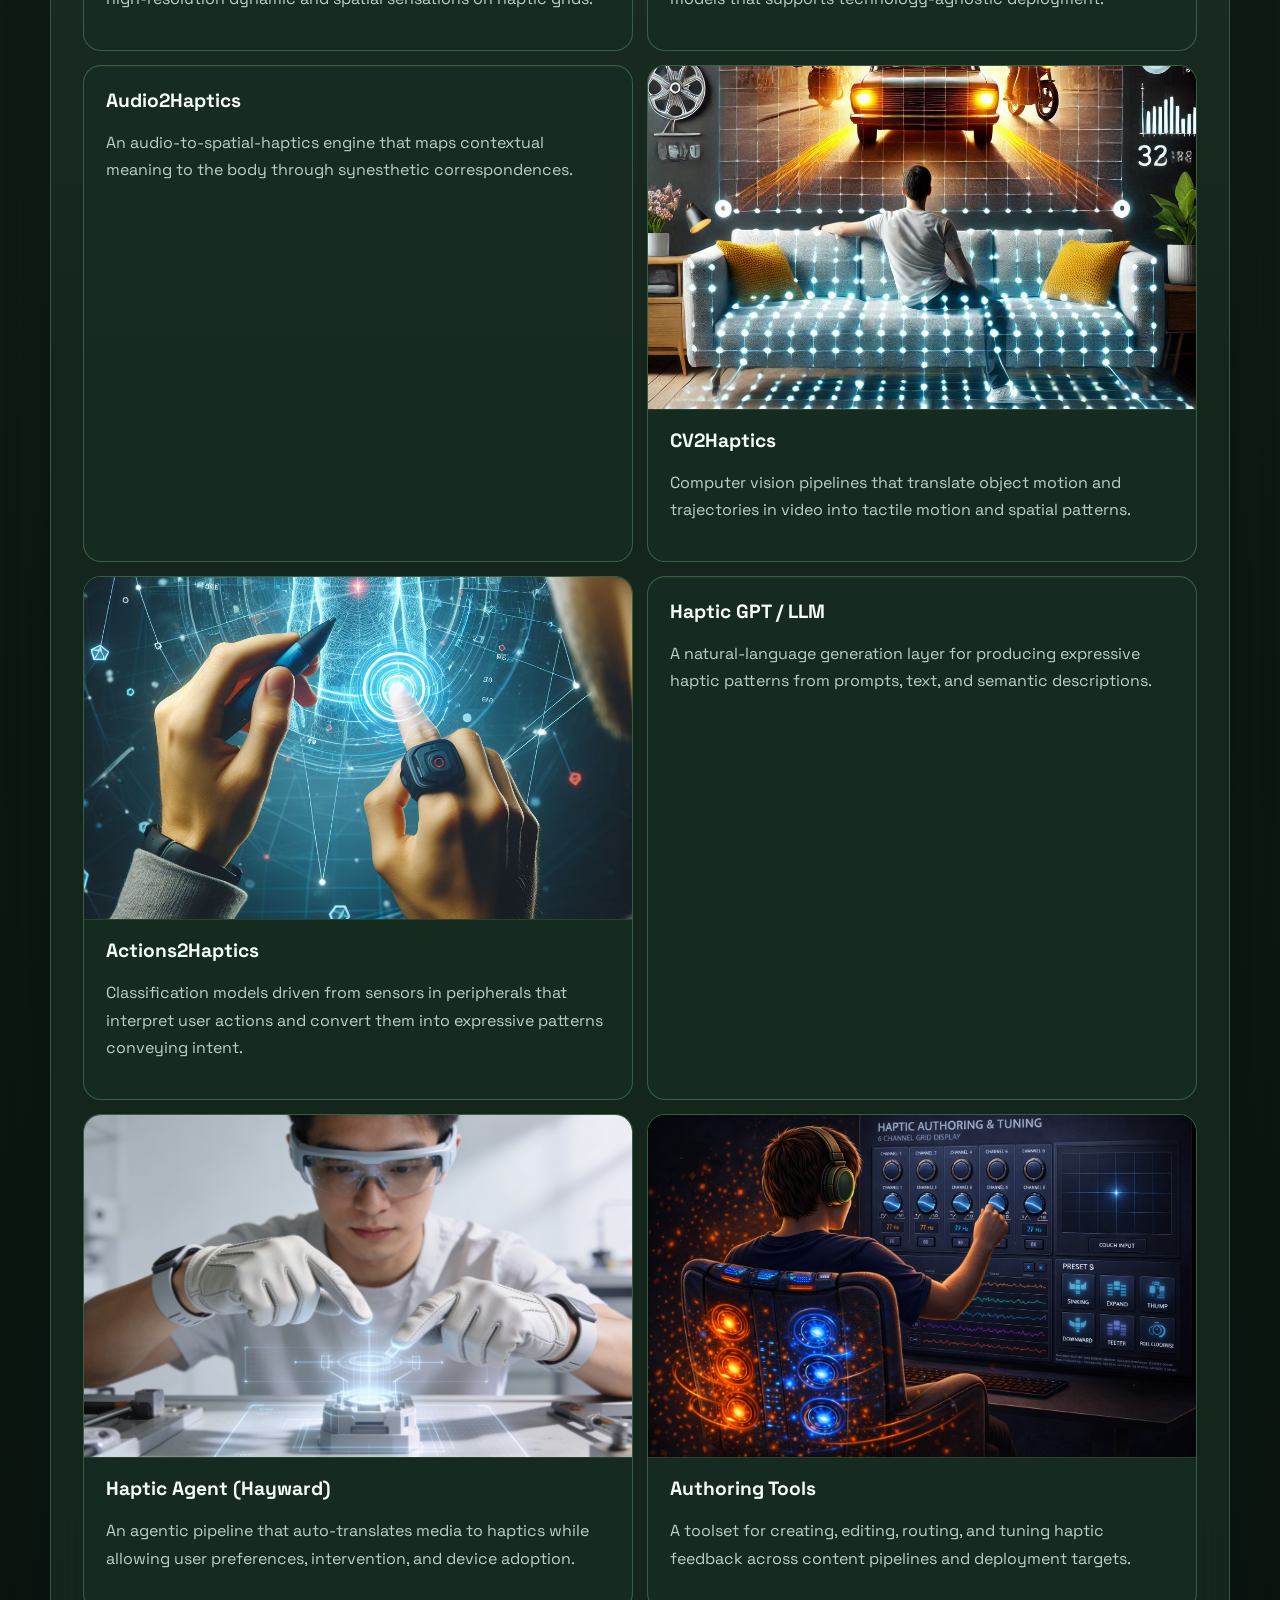
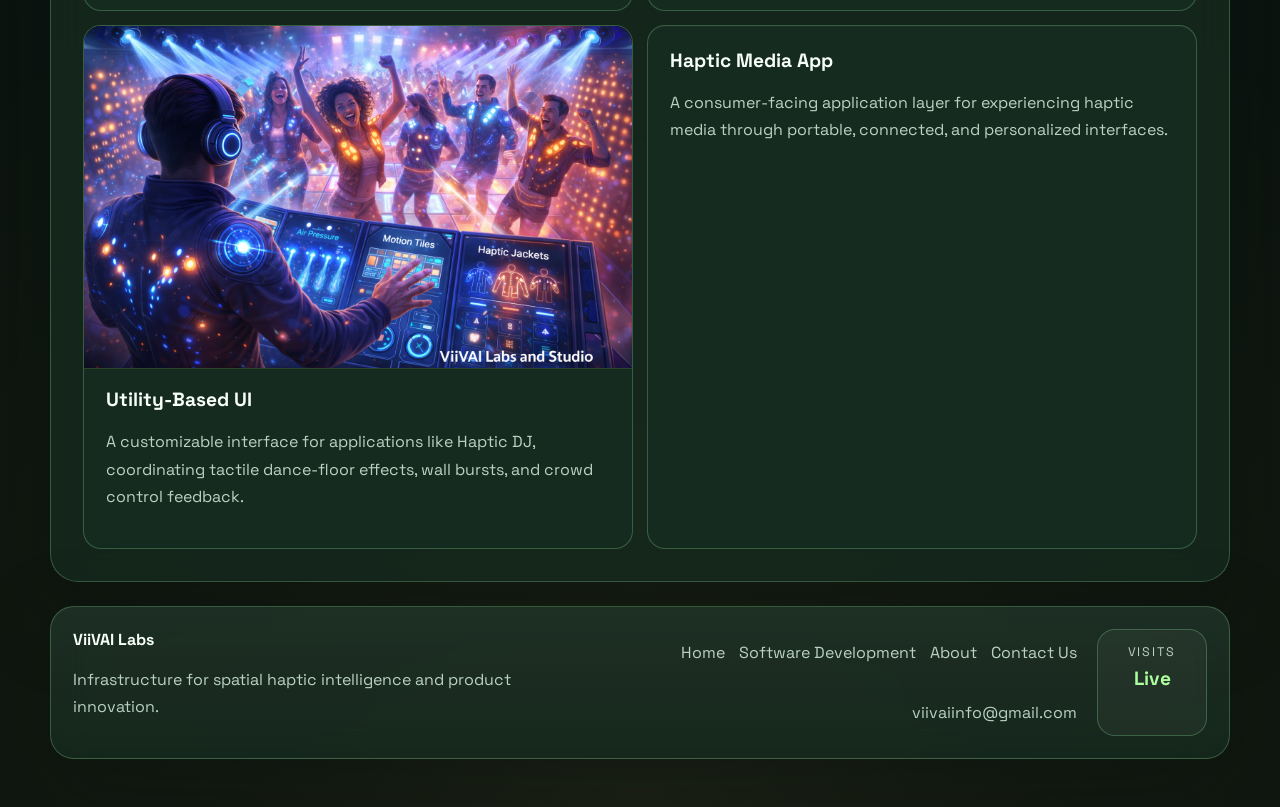
<file: technology.html>
<!DOCTYPE html>
<html lang="en">
<head>
  <meta charset="UTF-8">
  <meta name="viewport" content="width=device-width, initial-scale=1.0">
  <title>Technology | ViiVAI Labs</title>
  <meta name="description" content="Explore the ViiVAI Labs technology stack for translating multimodal media into spatial haptic experiences.">
  <link rel="preconnect" href="https://fonts.googleapis.com">
  <link rel="preconnect" href="https://fonts.gstatic.com" crossorigin>
  <link href="https://fonts.googleapis.com/css2?family=Space+Grotesk:wght@400;500;700&family=Syne:wght@500;700;800&display=swap" rel="stylesheet">
  <link rel="stylesheet" href="styles.css">
</head>
<body>
  <div class="page-shell">
    <header class="site-header">
      <a class="brand" href="index.html" aria-label="ViiVAI Labs home">
        <img src="logo.png" alt="ViiVAI Labs logo">
        <div>
          <span>ViiVAI Labs and Studio</span>
          <small>Enhancing Touch, Extending Perception</small>
        </div>
      </a>
      <button class="nav-toggle" type="button" aria-expanded="false" aria-label="Toggle navigation">Menu</button>
      <nav class="site-nav">
        <a href="index.html">Home</a>
        <a href="technology.html" class="active">Technology</a>
        <a href="software-development.html">Software Development</a>
        <a href="about.html">About</a>
        <a href="contact.html">Contact Us</a>
      </nav>
    </header>

    <main>
      <section class="page-hero panel">
        <p class="eyebrow">Technology</p>
        <h1>The product engine behind automatic digital touch.</h1>
        <p class="page-intro">
          ViiVAI combines perception science, multimodal AI, and device-aware rendering to translate content into coherent spatial haptic patterns that feel purposeful on the body.
        </p>
      </section>

      <section class="panel two-column-grid">
        <article class="info-card">
          <h2>Comfort + Efficiency</h2>
          <p>Engineered human attachment solutions to ensure comfort, safety, compactness, unobtrusiveness, and power+perception efficiency across wearable and embedded formats.</p>
        </article>
        <article class="info-card">
          <h2>Soft Flexible Grids</h2>
          <p>Soft sensors and haptic actuators are arranged in grid architectures that optimize user throughput using neuroscience and physiological principles.</p>
        </article>
      </section>

      <section class="panel split-panel">
        <div>
          <p class="eyebrow">Core Innovation</p>
          <h2>Autogeneration of haptic feedback directly from media</h2>
          <p>
            The key innovation is the automatic generation of haptic feedback from audio, motion, action, and contextual signals. ViiVAI’s proprietary algorithms are grounded in decades of perceptual research and convert multimodal information into coherent spatial patterns that feel integrated, synchronized, and expressive.
          </p>
          <p>
            Instead of relying on blunt whole-body vibration, the system produces structured, body-mapped tactile experiences with semantic meaning.
          </p>
        </div>
        <div class="stack-visual" aria-hidden="true">
          <span>Media</span>
          <span>Context</span>
          <span>Perception models</span>
          <span>Device mapping</span>
          <span>Spatial haptics</span>
        </div>
      </section>

      <section class="panel">
        <div class="section-heading">
          <p class="eyebrow">Algorithms &amp; Components</p>
          <h2>Key building blocks of the platform</h2>
        </div>
        <div class="algorithm-grid">
          <article class="algorithm-card">
            <h3>Space-Time Haptics</h3>
            <p>A plugin for perception-based algorithm set for auto-generating high-resolution dynamic and spatial sensations on haptic grids.</p>
          </article>
          <article class="algorithm-card">
            <h3>Haptic Library</h3>
            <p>A reusable database of haptic effects, algorithms, and device models that supports technology-agnostic deployment.</p>
          </article>
          <article class="algorithm-card">
          <!-- <article class="algorithm-card algorithm-card-media">
            <figure class="algorithm-figure">
              <img src="assets/audio2haptics.png" alt="Analyzing game audio to trace acoustic energy of user actions and game events">
            </figure> -->
            <h3>Audio2Haptics</h3>
            <p>An audio-to-spatial-haptics engine that maps contextual meaning to the body through synesthetic correspondences.</p>
          </article>
          <!-- <article class="algorithm-card"> -->
          <article class="algorithm-card algorithm-card-media">
            <figure class="algorithm-figure">
              <img src="assets/livingroom_grid.jpeg" alt="A living room digitize to a spatial grid with videos">
            </figure>
            <h3>CV2Haptics</h3>
            <p>Computer vision pipelines that translate object motion and trajectories in video into tactile motion and spatial patterns.</p>
          </article>
          <!-- <article class="algorithm-card"> -->
          <article class="algorithm-card algorithm-card-media">
            <figure class="algorithm-figure">
              <img src="assets/action2haptics1.png" alt="Agentic AI for peripherals for dexterous tasks">
              <!-- <img src="assets/asynccode-26605_e.png" alt="Agentic AI for peripherals for dexterous tasks"> -->
            </figure>
            <h3>Actions2Haptics</h3>
            <p>Classification models driven from sensors in peripherals that interpret user actions and convert them into expressive patterns conveying intent.</p>
          </article>
          <article class="algorithm-card">
          <!-- <article class="algorithm-card algorithm-card-media">
            <figure class="algorithm-figure">
              <img src="assets/hapticGPT.jpg" alt="Storybooks, text messages are directly translated to varying haptic patterns">
            </figure> -->
            <h3>Haptic GPT / LLM</h3>
            <p>A natural-language generation layer for producing expressive haptic patterns from prompts, text, and semantic descriptions.</p>
          </article>
          <!-- <article class="algorithm-card"> -->
          <article class="algorithm-card algorithm-card-media">
            <figure class="algorithm-figure">
              <img src="assets/Haptic-agent.png" alt="Agentic AI for peripherals for dexterous tasks">
            </figure>
            <h3>Haptic Agent (Hayward)</h3>
            <p>An agentic pipeline that auto-translates media to haptics while allowing user preferences, intervention, and device adoption.</p>
          </article>
          <article class="algorithm-card algorithm-card-media">
            <figure class="algorithm-figure">
              <img src="assets/seat_uitools2.png" alt="Authoring tools interface for haptic tuning on a seat system">
            </figure>
            <h3>Authoring Tools</h3>
            <p>A toolset for creating, editing, routing, and tuning haptic feedback across content pipelines and deployment targets.</p>
          </article>
          <article class="algorithm-card algorithm-card-media">
            <figure class="algorithm-figure">
              <img src="assets/dance.png" alt="Utility-based UI concept for controlling haptic effects in a dance floor environment">
            </figure>
            <h3>Utility-Based UI</h3>
            <p>A customizable interface for applications like Haptic DJ, coordinating tactile dance-floor effects, wall bursts, and crowd control feedback.</p>
          </article>
          <article class="algorithm-card">
            <h3>Haptic Media App</h3>
            <p>A consumer-facing application layer for experiencing haptic media through portable, connected, and personalized interfaces.</p>
          </article>
        </div>
      </section>
    </main>

    <footer class="site-footer">
      <div>
        <strong>ViiVAI Labs</strong>
        <p>Infrastructure for spatial haptic intelligence and product innovation.</p>
      </div>
      <div class="footer-links">
        <a href="index.html">Home</a>
        <a href="software-development.html">Software Development</a>
        <a href="about.html">About</a>
        <a href="contact.html">Contact Us</a>
        <a href="mailto:viivaiinfo@gmail.com">viivaiinfo@gmail.com</a>
      </div>
      <div class="visitor-badge" aria-live="polite">
        <span class="visitor-label">Visits</span>
        <strong data-visitor-count>Loading...</strong>
      </div>
    </footer>
  </div>

  <script src="script.js"></script>
</body>
</html>
</file>
<file: styles.css>
:root {
  --bg: #0d1711;
  --bg-elevated: rgba(24, 46, 34, 0.84);
  --panel: rgba(23, 42, 31, 0.82);
  --panel-border: rgba(157, 255, 171, 0.24);
  --text: #f6fff8;
  --muted: #bbd2c2;
  --accent: #39bf46;
  --accent-soft: #adff9d;
  --accent-deep: #1f8d39;
  --warning: #ffd86e;
  --shadow: 0 30px 90px rgba(2, 16, 10, 0.28);
  --radius: 28px;
  --radius-sm: 18px;
  --max-width: 1180px;
}

* {
  box-sizing: border-box;
}

html {
  scroll-behavior: smooth;
}

body {
  margin: 0;
  min-height: 100vh;
  font-family: "Space Grotesk", sans-serif;
  color: var(--text);
  background:
    radial-gradient(circle at top left, rgba(173, 255, 157, 0.18), transparent 28%),
    radial-gradient(circle at 82% 14%, rgba(111, 245, 152, 0.18), transparent 20%),
    radial-gradient(circle at 50% 100%, rgba(255, 216, 110, 0.08), transparent 24%),
    linear-gradient(180deg, #132219 0%, #09110d 100%);
}

body::before {
  content: "";
  position: fixed;
  inset: 0;
  pointer-events: none;
  background-image:
    linear-gradient(rgba(173, 255, 157, 0.06) 1px, transparent 1px),
    linear-gradient(90deg, rgba(173, 255, 157, 0.06) 1px, transparent 1px);
  background-size: 80px 80px;
  mask-image: linear-gradient(180deg, rgba(0, 0, 0, 0.35), rgba(0, 0, 0, 0));
}

a {
  color: inherit;
  text-decoration: none;
}

img {
  display: block;
  max-width: 100%;
}

.page-shell {
  width: min(calc(100% - 32px), var(--max-width));
  margin: 0 auto;
  padding: 24px 0 48px;
}

.site-header,
.site-footer,
.panel {
  backdrop-filter: blur(18px);
  background: var(--panel);
  border: 1px solid var(--panel-border);
  box-shadow: var(--shadow);
}

.site-header,
.site-footer {
  border-radius: 24px;
}

.site-header {
  display: flex;
  align-items: center;
  justify-content: space-between;
  gap: 24px;
  padding: 16px 22px;
  position: sticky;
  top: 16px;
  z-index: 20;
  background:
    linear-gradient(180deg, rgba(255, 255, 255, 0.04), rgba(255, 255, 255, 0)),
    var(--panel);
}

.brand {
  display: inline-flex;
  align-items: center;
  gap: 14px;
}

.brand img {
  width: 72px;
  height: 72px;
  object-fit: contain;
  border-radius: 12px;
  /* background: rgba(255, 255, 255, 0.92); */
  padding: 0px;
}

.brand span,
.brand small {
  display: block;
}

.brand span {
  font-family: "Syne", sans-serif;
  font-size: 1.08rem;
  font-weight: 700;
}

.brand small {
  color: var(--muted);
  font-size: 0.83rem;
}

.site-nav {
  display: flex;
  align-items: center;
  gap: 10px;
}

.site-nav a,
.nav-toggle {
  padding: 10px 14px;
  border-radius: 999px;
  color: var(--muted);
  transition: 160ms ease;
  font-weight: 500;
}

.site-nav a:hover,
.site-nav a.active {
  color: var(--text);
  background: rgba(173, 255, 157, 0.12);
}

.nav-toggle {
  display: none;
  border: 1px solid var(--panel-border);
  background: transparent;
  font: inherit;
}

main {
  display: grid;
  gap: 24px;
  margin-top: 24px;
}

.panel {
  border-radius: var(--radius);
  padding: 32px;
  position: relative;
  overflow: hidden;
}

.panel::before {
  content: "";
  position: absolute;
  inset: 0;
  pointer-events: none;
  background: linear-gradient(180deg, rgba(255, 255, 255, 0.035), transparent 28%);
}

.panel > * {
  position: relative;
  z-index: 1;
}

.profile-links {
    display: flex;
    gap: 20px;    /* Adjust spacing as needed */
}

.hero,
.split-panel,
.two-column-grid {
  display: grid;
  gap: 24px;
}

.hero {
  grid-template-columns: 1.2fr 0.8fr;
  align-items: center;
  min-height: 72vh;
  background:
    radial-gradient(circle at 18% 20%, rgba(216, 255, 152, 0.12), transparent 20%),
    radial-gradient(circle at 82% 24%, rgba(111, 245, 152, 0.14), transparent 22%),
    linear-gradient(180deg, rgba(255, 255, 255, 0.03), transparent 30%),
    var(--panel);
}

.page-hero {
  padding-top: 42px;
  padding-bottom: 42px;
}

.hero-copy h1,
.page-hero h1,
.section-heading h2,
.split-panel h2,
.construction h1 {
  font-family: "Syne", sans-serif;
  line-height: 0.98;
  letter-spacing: -0.04em;
  margin: 0;
}

.hero-copy h1 {
  font-size: clamp(3rem, 7vw, 5.8rem);
  max-width: 11ch;
  text-wrap: balance;
  text-shadow: 0 10px 30px rgba(0, 0, 0, 0.18);
}

.page-hero h1,
.construction h1 {
  font-size: clamp(2.7rem, 6vw, 4.7rem);
  margin-bottom: 16px;
}

.hero-text,
.page-intro,
.section-heading p,
.feature-card p,
.hardware-card p,
.algorithm-card p,
.info-card p,
.founder-card p,
.site-footer p,
.split-panel p,
.construction p {
  color: var(--muted);
  line-height: 1.7;
  font-size: 1rem;
}

.eyebrow {
  text-transform: uppercase;
  letter-spacing: 0.18em;
  color: var(--accent-soft);
  font-size: 0.79rem;
  margin: 0 0 14px;
}

.launch-pill {
  display: inline-flex;
  align-items: center;
  gap: 10px;
  margin-bottom: 18px;
  padding: 10px 14px;
  border-radius: 999px;
  background: rgba(216, 255, 152, 0.12);
  border: 1px solid rgba(216, 255, 152, 0.24);
  color: #efffce;
  font-size: 0.84rem;
  font-weight: 700;
  text-transform: uppercase;
  letter-spacing: 0.12em;
}

.launch-dot {
  width: 10px;
  height: 10px;
  border-radius: 50%;
  background: #d8ff98;
  box-shadow: 0 0 18px rgba(216, 255, 152, 0.8);
}

.hero-actions,
.hero-metrics,
.feature-grid,
.hardware-grid,
.algorithm-grid,
.footer-links {
  display: flex;
  flex-wrap: wrap;
  gap: 14px;
}

.button {
  display: inline-flex;
  align-items: center;
  justify-content: center;
  padding: 14px 20px;
  border-radius: 999px;
  font-weight: 700;
  transform: translateY(0);
  transition: transform 160ms ease, box-shadow 160ms ease, background 160ms ease;
}

.button-primary {
  background: linear-gradient(135deg, #d8ff98, var(--accent-soft) 42%, var(--accent) 100%);
  color: #041007;
  box-shadow: 0 14px 32px rgba(103, 224, 116, 0.28);
}

.button-secondary {
  border: 1px solid var(--panel-border);
  background: rgba(255, 255, 255, 0.03);
}

.button:hover {
  transform: translateY(-2px);
}

.button-primary:hover {
  box-shadow: 0 18px 40px rgba(103, 224, 116, 0.34);
}

.hero-metrics {
  list-style: none;
  padding: 0;
  margin: 28px 0 0;
}

.hero-metrics li,
.signal-card,
.feature-card,
.hardware-card,
.algorithm-card,
.info-card,
.quote-box,
.founder-card,
.construction-sign {
  border: 1px solid var(--panel-border);
  background: var(--bg-elevated);
  border-radius: var(--radius-sm);
}

.feature-card,
.hardware-card,
.algorithm-card,
.info-card,
.founder-card,
.quote-box {
  box-shadow: inset 0 1px 0 rgba(255, 255, 255, 0.03);
  transition: transform 180ms ease, border-color 180ms ease, box-shadow 180ms ease;
}

.feature-card:hover,
.hardware-card:hover,
.algorithm-card:hover,
.info-card:hover {
  transform: translateY(-4px);
  border-color: rgba(173, 255, 157, 0.34);
  box-shadow:
    inset 0 1px 0 rgba(255, 255, 255, 0.03),
    0 18px 40px rgba(2, 16, 10, 0.18);
}

.hero-metrics li {
  min-width: 140px;
  padding: 18px;
  background:
    linear-gradient(180deg, rgba(255, 255, 255, 0.04), rgba(255, 255, 255, 0)),
    var(--bg-elevated);
}

.hero-metrics strong {
  display: block;
  font-size: 2rem;
  color: var(--accent-soft);
}

.hero-metrics span {
  color: var(--muted);
}

.hero-visual {
  display: flex;
  justify-content: center;
}

.signal-stage {
  width: min(100%, 420px);
  padding: 20px;
  border-radius: 34px;
  border: 1px solid rgba(173, 255, 157, 0.18);
  background:
    radial-gradient(circle at center, rgba(173, 255, 157, 0.16), transparent 55%),
    rgba(12, 24, 17, 0.86);
  position: relative;
  isolation: isolate;
}

.signal-orbit {
  position: absolute;
  border: 1px solid rgba(173, 255, 157, 0.18);
  border-radius: 50%;
  z-index: 0;
}

.orbit-one {
  inset: 26px;
}

.orbit-two {
  inset: 66px 34px;
}

.signal-card {
  padding: 18px;
  position: relative;
  z-index: 1;
}

.signal-card span {
  display: block;
  color: var(--accent-soft);
  font-size: 0.82rem;
  text-transform: uppercase;
  letter-spacing: 0.14em;
  margin-bottom: 10px;
}

.signal-card strong {
  font-size: 1.12rem;
  line-height: 1.5;
}

.signal-card.accent {
  background: linear-gradient(135deg, rgba(98, 227, 125, 0.28), rgba(14, 29, 20, 0.9));
}

.signal-line {
  width: 1px;
  height: 48px;
  margin: 10px auto;
  background: linear-gradient(180deg, rgba(115, 248, 154, 0.9), rgba(115, 248, 154, 0));
}

.section-heading {
  max-width: 780px;
  margin-bottom: 24px;
}

.section-heading h2,
.split-panel h2 {
  font-size: clamp(2rem, 4vw, 3.2rem);
  margin-bottom: 14px;
}

.feature-grid,
.hardware-grid,
.algorithm-grid,
.media-grid {
  display: grid;
}

.feature-grid {
  grid-template-columns: repeat(4, minmax(0, 1fr));
}

.hardware-grid {
  grid-template-columns: repeat(2, minmax(0, 1fr));
}

.algorithm-grid {
  grid-template-columns: repeat(2, minmax(0, 1fr));
}

.media-grid {
  display: flex;
  gap: 16px;
  overflow-x: auto;
  overflow-y: hidden;
  padding-bottom: 10px;
  margin-inline: -4px;
  padding-inline: 4px;
  scroll-snap-type: x proximity;
  scrollbar-width: thin;
  scrollbar-color: rgba(173, 255, 157, 0.45) rgba(255, 255, 255, 0.05);
}

.media-grid::-webkit-scrollbar {
  height: 10px;
}

.media-grid::-webkit-scrollbar-track {
  background: rgba(255, 255, 255, 0.05);
  border-radius: 999px;
}

.media-grid::-webkit-scrollbar-thumb {
  background: rgba(173, 255, 157, 0.45);
  border-radius: 999px;
}

.carousel-hint {
  margin: -8px 0 18px;
  color: var(--muted);
  font-size: 0.95rem;
  letter-spacing: 0.02em;
  gap: 16px;
}

.feature-card,
.hardware-card,
.algorithm-card,
.info-card,
.media-card,
.founder-card {
  padding: 22px;
}

.feature-card h3,
.hardware-card h3,
.algorithm-card h3,
.info-card h2 {
  margin-top: 0;
  margin-bottom: 10px;
  font-size: 1.2rem;
}

.media-card {
  display: flex;
  align-items: flex-start;
  gap: 14px;
  flex: 0 0 min(380px, 78vw);
  border: 1px solid var(--panel-border);
  background: var(--bg-elevated);
  border-radius: var(--radius-sm);
  box-shadow: inset 0 1px 0 rgba(255, 255, 255, 0.03);
  transition: transform 180ms ease, border-color 180ms ease, box-shadow 180ms ease;
  scroll-snap-align: start;
}

.media-card:hover {
  transform: translateY(-4px);
  border-color: rgba(173, 255, 157, 0.34);
  box-shadow:
    inset 0 1px 0 rgba(255, 255, 255, 0.03),
    0 18px 40px rgba(2, 16, 10, 0.18);
}

.media-icon {
  flex: 0 0 54px;
  width: 54px;
  height: 54px;
  display: grid;
  place-items: center;
  border-radius: 16px;
  background: rgba(255, 255, 255, 0.96);
  overflow: hidden;
  padding: 6px;
  box-shadow: 0 10px 24px rgba(57, 191, 70, 0.16);
}

.media-icon img {
  width: 100%;
  height: 100%;
  object-fit: contain;
  display: block;
}

.media-copy {
  min-width: 0;
}

.media-copy strong {
  display: block;
  margin-bottom: 8px;
  font-size: 1rem;
}

.media-copy p {
  margin: 0;
  color: var(--muted);
  line-height: 1.6;
  font-size: 0.95rem;
}

.algorithm-card-media {
  overflow: hidden;
}

.algorithm-figure {
  margin: -22px -22px 18px;
  border-bottom: 1px solid rgba(173, 255, 157, 0.18);
  background: #0d1711;
}

.algorithm-figure img {
  width: 100%;
  aspect-ratio: 16 / 10;
  object-fit: cover;
  display: block;
}

.product-figure {
  margin: 0 0 18px;
  border-radius: 18px;
  overflow: hidden;
  border: 1px solid rgba(173, 255, 157, 0.18);
  background: linear-gradient(180deg, rgba(173, 255, 157, 0.07), rgba(10, 20, 14, 0.34));
}

.product-image {
  width: 100%;
  aspect-ratio: 4 / 3;
  object-fit: cover;
}

.application-tags {
  display: flex;
  flex-wrap: wrap;
  gap: 10px;
  margin-top: 16px;
}

.application-tags span {
  padding: 8px 12px;
  border-radius: 999px;
  background: rgba(173, 255, 157, 0.11);
  border: 1px solid rgba(173, 255, 157, 0.18);
  color: var(--accent-soft);
  font-size: 0.84rem;
}

.hardware-illustration {
  height: 180px;
  margin-bottom: 18px;
  border-radius: 16px;
  background:
    radial-gradient(circle at 50% 20%, rgba(115, 248, 154, 0.3), transparent 28%),
    linear-gradient(180deg, rgba(115, 248, 154, 0.06), rgba(8, 17, 13, 0.35));
  position: relative;
  overflow: hidden;
}

.hardware-illustration::before,
.hardware-illustration::after {
  content: "";
  position: absolute;
  border: 2px solid rgba(115, 248, 154, 0.65);
}

.wearable::before {
  inset: 18px 55px 26px;
  clip-path: polygon(18% 0, 82% 0, 100% 25%, 84% 100%, 16% 100%, 0 25%);
}

.wearable::after {
  inset: 44px 94px 42px;
  border-radius: 14px;
}

.seat::before {
  left: 78px;
  top: 24px;
  width: 76px;
  height: 118px;
  border-radius: 22px 22px 12px 12px;
}

.seat::after {
  left: 62px;
  bottom: 24px;
  width: 108px;
  height: 42px;
  border-radius: 10px;
}

.hand::before {
  inset: 30px 88px 30px 88px;
  border-radius: 50px 50px 22px 22px;
  box-shadow:
    -44px -8px 0 -8px rgba(115, 248, 154, 0.65),
    -22px -16px 0 -8px rgba(115, 248, 154, 0.65),
    22px -16px 0 -8px rgba(115, 248, 154, 0.65),
    44px -8px 0 -8px rgba(115, 248, 154, 0.65);
}

.hand::after {
  left: calc(50% - 54px);
  bottom: 18px;
  width: 108px;
  height: 38px;
  border-radius: 999px;
}

.headgear::before {
  inset: 44px 58px;
  border-radius: 60px;
}

.headgear::after {
  left: 28px;
  right: 28px;
  top: 84px;
  height: 26px;
  border-radius: 999px;
}

.split-panel {
  grid-template-columns: 1.2fr 0.8fr;
  align-items: center;
}

.quote-box {
  padding: 28px;
  position: relative;
  overflow: hidden;
}

.quote-box::before {
  content: "";
  position: absolute;
  inset: 0;
  background: radial-gradient(circle at top right, rgba(173, 255, 157, 0.22), transparent 38%);
}

.quote-box p {
  position: relative;
  margin: 0;
  color: var(--text);
  font-family: "Syne", sans-serif;
  font-size: clamp(1.5rem, 3vw, 2.4rem);
  line-height: 1.15;
}

.two-column-grid {
  grid-template-columns: repeat(2, minmax(0, 1fr));
}

.stack-visual {
  display: grid;
  gap: 10px;
}

.stack-visual span {
  padding: 18px 20px;
  border-radius: 999px;
  border: 1px solid var(--panel-border);
  background: rgba(173, 255, 157, 0.08);
  color: var(--accent-soft);
  text-align: center;
  font-weight: 700;
}

.founder-card {
  display: grid;
  grid-template-columns: 120px 1fr;
  gap: 24px;
  align-items: start;
}

.founder-badge {
  aspect-ratio: 1;
  border-radius: 50%;
  background: linear-gradient(135deg, rgba(173, 255, 157, 0.26), rgba(57, 191, 70, 0.78));
  padding: 6px;
  overflow: hidden;
  box-shadow: 0 0 0 1px rgba(173, 255, 157, 0.2), 0 16px 42px rgba(57, 191, 70, 0.18);
}

.founder-badge img {
  width: 100%;
  height: 100%;
  object-fit: cover;
  object-position: center top;
  border-radius: 50%;
}

.construction {
  min-height: 62vh;
  display: grid;
  place-items: center;
  text-align: center;
}

.construction-sign {
  padding: 26px 34px;
  margin-top: 18px;
  display: inline-block;
  transform: rotate(-3deg);
  background: linear-gradient(135deg, rgba(255, 216, 110, 0.28), rgba(255, 216, 110, 0.1));
}

.construction-sign span {
  color: var(--warning);
  font-family: "Syne", sans-serif;
  font-size: clamp(1.8rem, 3vw, 2.6rem);
}

.site-footer {
  display: flex;
  justify-content: space-between;
  gap: 20px;
  margin-top: 24px;
  padding: 22px;
  background:
    linear-gradient(180deg, rgba(255, 255, 255, 0.04), rgba(255, 255, 255, 0)),
    var(--panel);
}

.footer-links {
  align-items: center;
  justify-content: flex-end;
}

.footer-links a {
  color: var(--muted);
}

.footer-links a:hover {
  color: var(--text);
}

.visitor-badge {
  min-width: 110px;
  padding: 14px 16px;
  border-radius: 18px;
  border: 1px solid var(--panel-border);
  background: rgba(255, 255, 255, 0.04);
  text-align: center;
}

.visitor-label {
  display: block;
  color: var(--muted);
  font-size: 0.78rem;
  text-transform: uppercase;
  letter-spacing: 0.16em;
  margin-bottom: 6px;
}

.visitor-badge strong {
  display: block;
  color: var(--accent-soft);
  font-size: 1.2rem;
}

.contact-layout {
  display: grid;
  grid-template-columns: 1fr 0.92fr;
  gap: 24px;
}

.contact-panel {
  border: 1px solid var(--panel-border);
  border-radius: var(--radius-sm);
  background: var(--bg-elevated);
  padding: 24px;
  box-shadow: inset 0 1px 0 rgba(255, 255, 255, 0.03);
}

.contact-form {
  display: grid;
  gap: 16px;
}

.contact-form label {
  display: grid;
  gap: 8px;
}

.contact-form span {
  color: var(--text);
  font-weight: 600;
}

.contact-form input,
.contact-form textarea {
  width: 100%;
  border: 1px solid var(--panel-border);
  border-radius: 16px;
  background: rgba(7, 18, 12, 0.55);
  color: var(--text);
  padding: 14px 16px;
  font: inherit;
  outline: none;
  transition: border-color 160ms ease, box-shadow 160ms ease;
}

.contact-form input::placeholder,
.contact-form textarea::placeholder {
  color: var(--muted);
}

.contact-form input:focus,
.contact-form textarea:focus {
  border-color: rgba(173, 255, 157, 0.42);
  box-shadow: 0 0 0 4px rgba(173, 255, 157, 0.08);
}

.hidden-field {
  display: none;
}

.contact-note {
  color: var(--muted);
  line-height: 1.6;
  font-size: 0.95rem;
  margin: 16px 0 0;
}

.contact-success {
  margin: 0 0 18px;
  padding: 14px 16px;
  border-radius: 16px;
  border: 1px solid rgba(173, 255, 157, 0.26);
  background: rgba(173, 255, 157, 0.1);
  color: #efffce;
  font-weight: 600;
}

.map-frame {
  border-radius: 18px;
  overflow: hidden;
  border: 1px solid rgba(173, 255, 157, 0.18);
  min-height: 420px;
  background: #0d1711;
}

.map-frame iframe {
  width: 100%;
  height: 100%;
  min-height: 420px;
  border: 0;
  display: block;
}

@media (max-width: 980px) {
  .hero,
  .split-panel,
  .feature-grid,
  .hardware-grid,
  .algorithm-grid,
  .two-column-grid,
  .contact-layout,
  .founder-card,
  .site-footer {
    grid-template-columns: 1fr;
  }

  .feature-grid,
  .hardware-grid,
  .algorithm-grid {
    display: grid;
  }

  .feature-grid {
    grid-template-columns: repeat(2, minmax(0, 1fr));
  }

  .site-footer {
    display: grid;
  }
}

@media (max-width: 760px) {
  .page-shell {
    width: min(calc(100% - 20px), var(--max-width));
    padding-top: 12px;
  }

  .site-header {
    flex-wrap: wrap;
    padding: 14px 16px;
  }

  .nav-toggle {
    display: inline-flex;
  }

  .site-nav {
    display: none;
    width: 100%;
    flex-direction: column;
    align-items: stretch;
    padding-top: 6px;
  }

  .site-nav.open {
    display: flex;
  }

  .panel {
    padding: 22px;
    border-radius: 24px;
  }

  .hero {
    min-height: auto;
  }

  .hero-copy h1 {
    max-width: none;
  }

  .feature-grid,
  .hardware-grid,
  .algorithm-grid,
  .media-grid {
    grid-template-columns: 1fr;
  }

  .media-card {
    flex-basis: 86vw;
  }

  .visitor-badge {
    width: 100%;
  }

  .map-frame,
  .map-frame iframe {
    min-height: 320px;
  }
}
</file>
